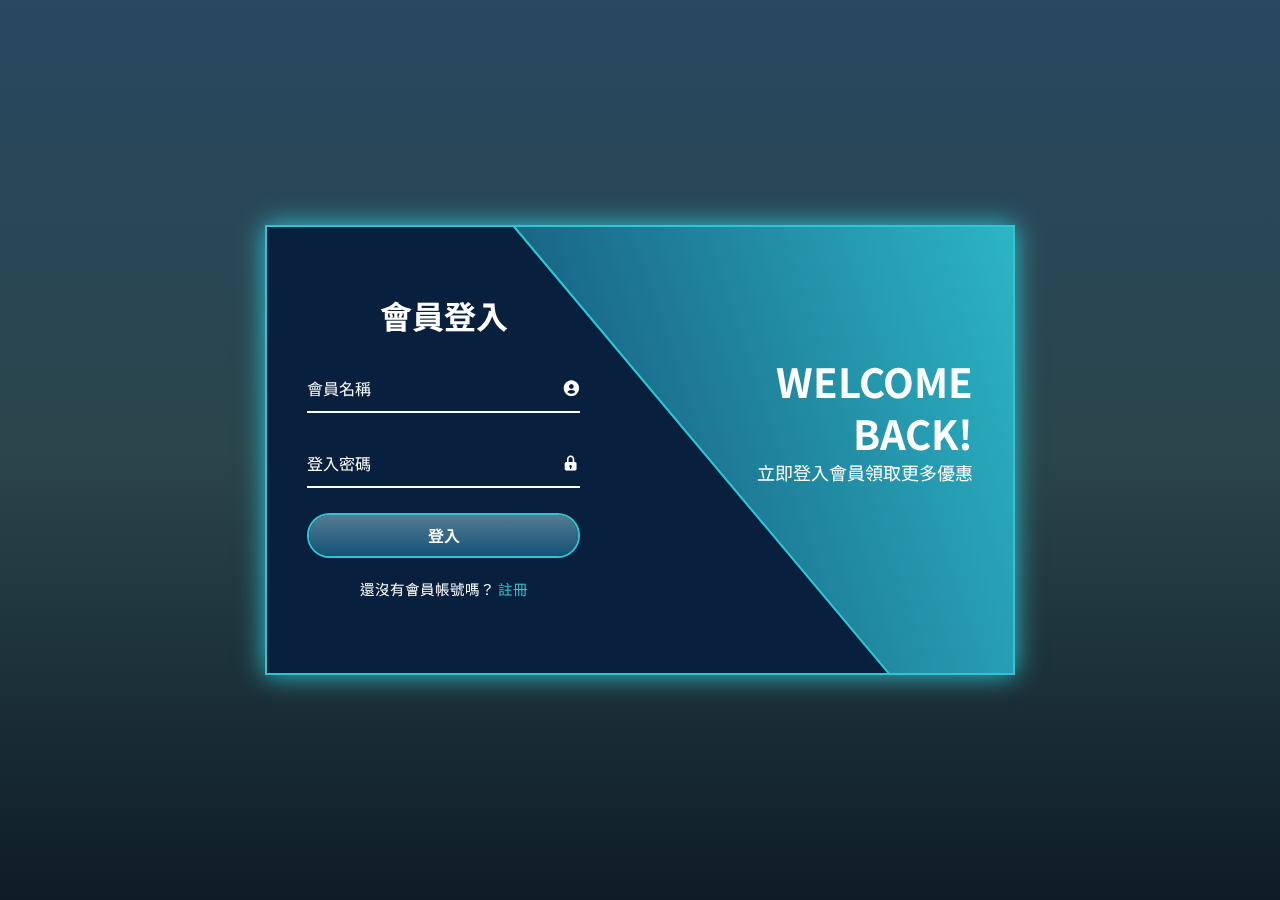
<file: LoginPage/index.html>
<!DOCTYPE html>
<html lang="en">

<head>
    <meta charset="UTF-8">
    <meta name="viewport" content="width=device-width, initial-scale=1.0">
    <title>Login</title>
    <link rel="stylesheet" href="style.css">
    <link href='https://unpkg.com/boxicons@2.1.4/css/boxicons.min.css' rel='stylesheet'>
</head>

<body>
    <section>
        <div class="container">
            <div class="wrapper">
                <span class="bg-animate"></span>
                <span class="bg-animate2"></span>
                <div class="form-box login">
                    <h2 class="animation" style="--i:0; --j:21;">會員登入</h2>
                    <form action="#">
                        <div class="input-box animation" style="--i:1; --j:22;">
                            <input type="text" required>
                            <label for="">會員名稱</label>
                            <i class='bx bxs-user-circle'></i>
                        </div>
                        <div class="input-box animation" style="--i:2; --j:22;">
                            <input type="password" required>
                            <label for="">登入密碼</label>
                            <i class='bx bxs-lock'></i>
                        </div>
                        <button type="submit" class="btn animation" style="--i:3; --j:24;">登入</button>
                        <div class="logreg-link animation" style="--i:4; --j:25;">
                            <p>還沒有會員帳號嗎？ <a href="#" class="register-link">註冊</a></p>
                        </div>
                    </form>
                </div>
                <div class="info-text login">
                    <h2 class="animation" style="--i:0; --j:20;">Welcome Back!</h2>
                    <p class="animation" style="--i:1; --j:21;">立即登入會員領取更多優惠</p>
                </div>

                <div class="form-box register">
                    <h2 class="animation" style="--i:17; --j:0;">註冊會員</h2>
                    <form action="#">
                        <div class="input-box animation" style="--i:18; --j:1;">
                            <input type="text" required>
                            <label for="">會員名稱</label>
                            <i class='bx bxs-user-circle'></i>
                        </div>
                        <div class="input-box animation" style="--i:19; --j:2;">
                            <input type="text" required>
                            <label for="">電子郵件</label>
                            <i class='bx bxs-envelope'></i>
                        </div>
                        <div class="input-box animation" style="--i:20; --j:3;">
                            <input type="password" required>
                            <label for="">登入密碼</label>
                            <i class='bx bxs-lock'></i>
                        </div>
                        <button type="submit" class="btn animation" style="--i:21; --j:4;">註冊</button>
                        <div class="logreg-link animation" style="--i:22; --j:5;">
                            <p>已經有會員帳號了？ <a href="#" class="login-link">登入</a></p>
                        </div>
                    </form>
                </div>
                <div class="info-text register">
                    <h2 class="animation" style="--i:17; --j:0;">Welcome Join Us!</h2>
                    <p class="animation" style="--i:18; --j:1;">註冊會員即享新戶專屬優惠</p>
                </div>
            </div>
        </div>
    </section>
    <script src="script.js"></script>
</body>

</html>
</file>
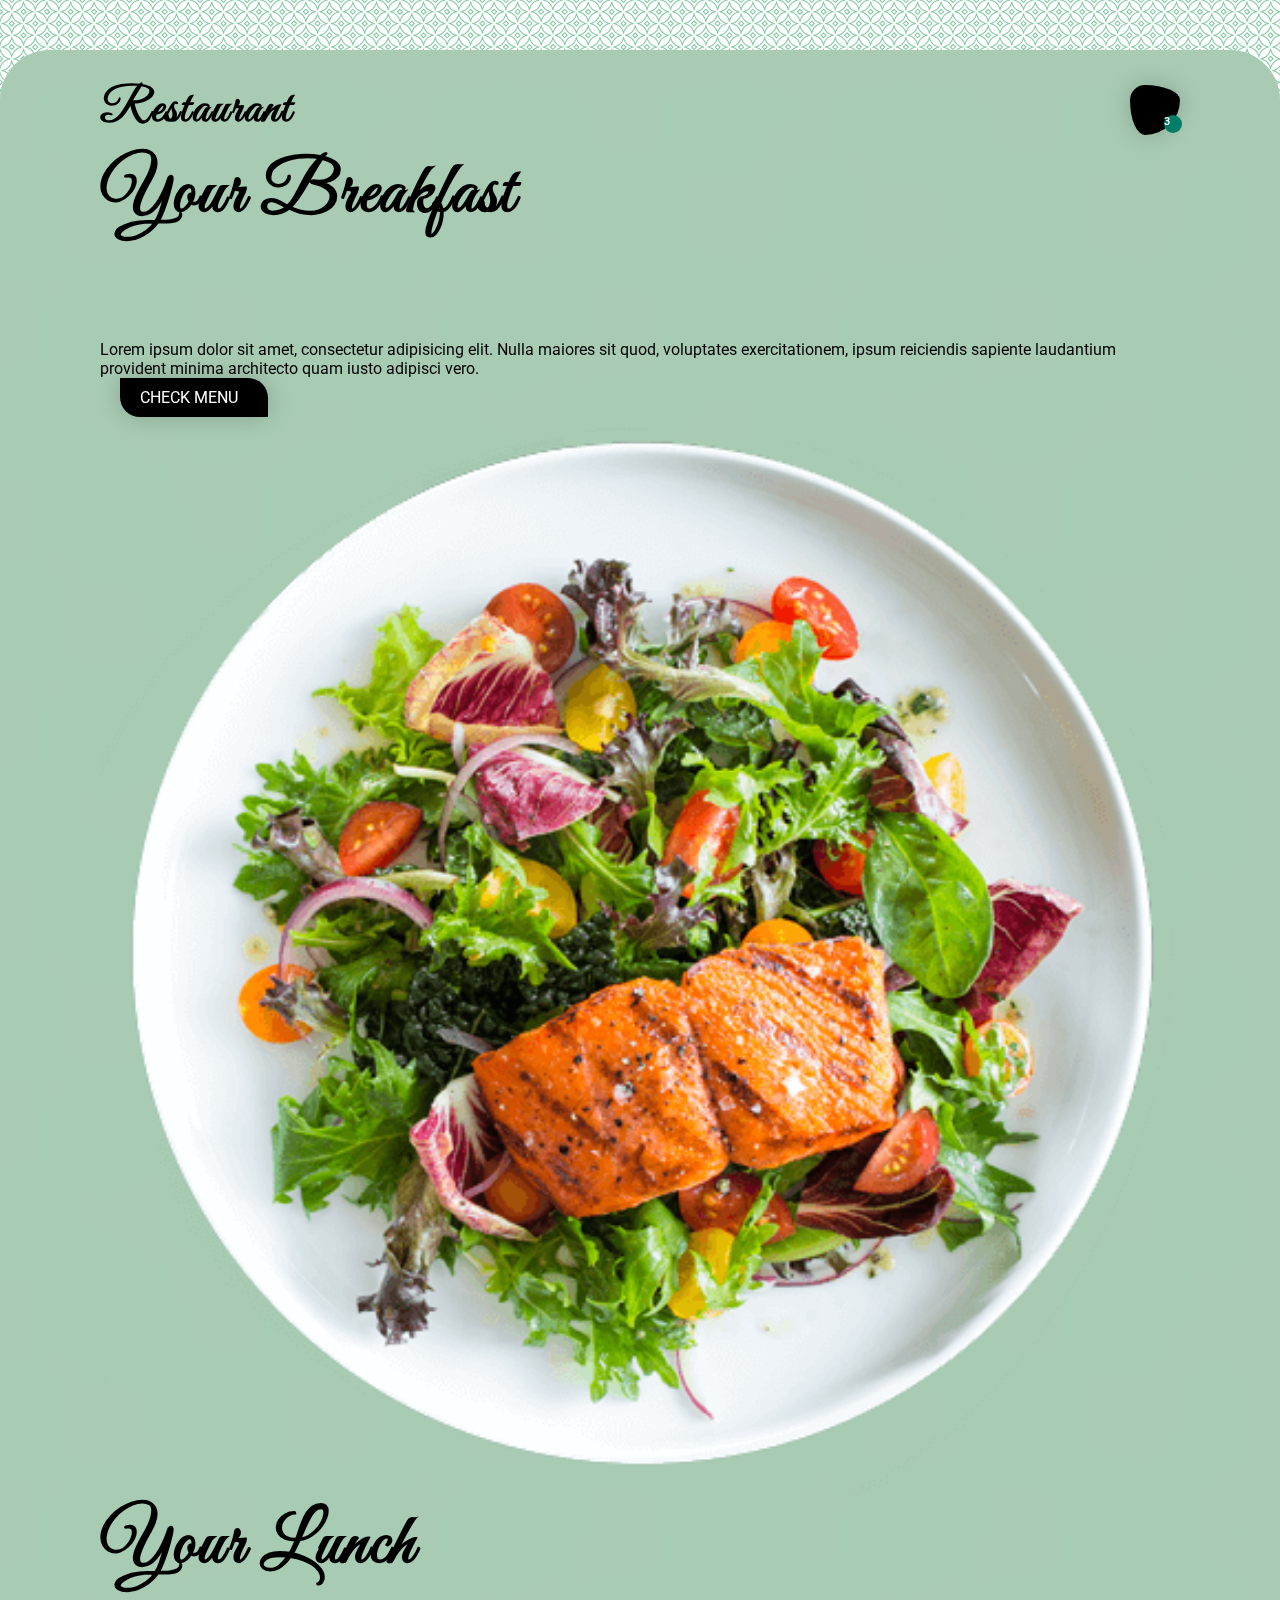
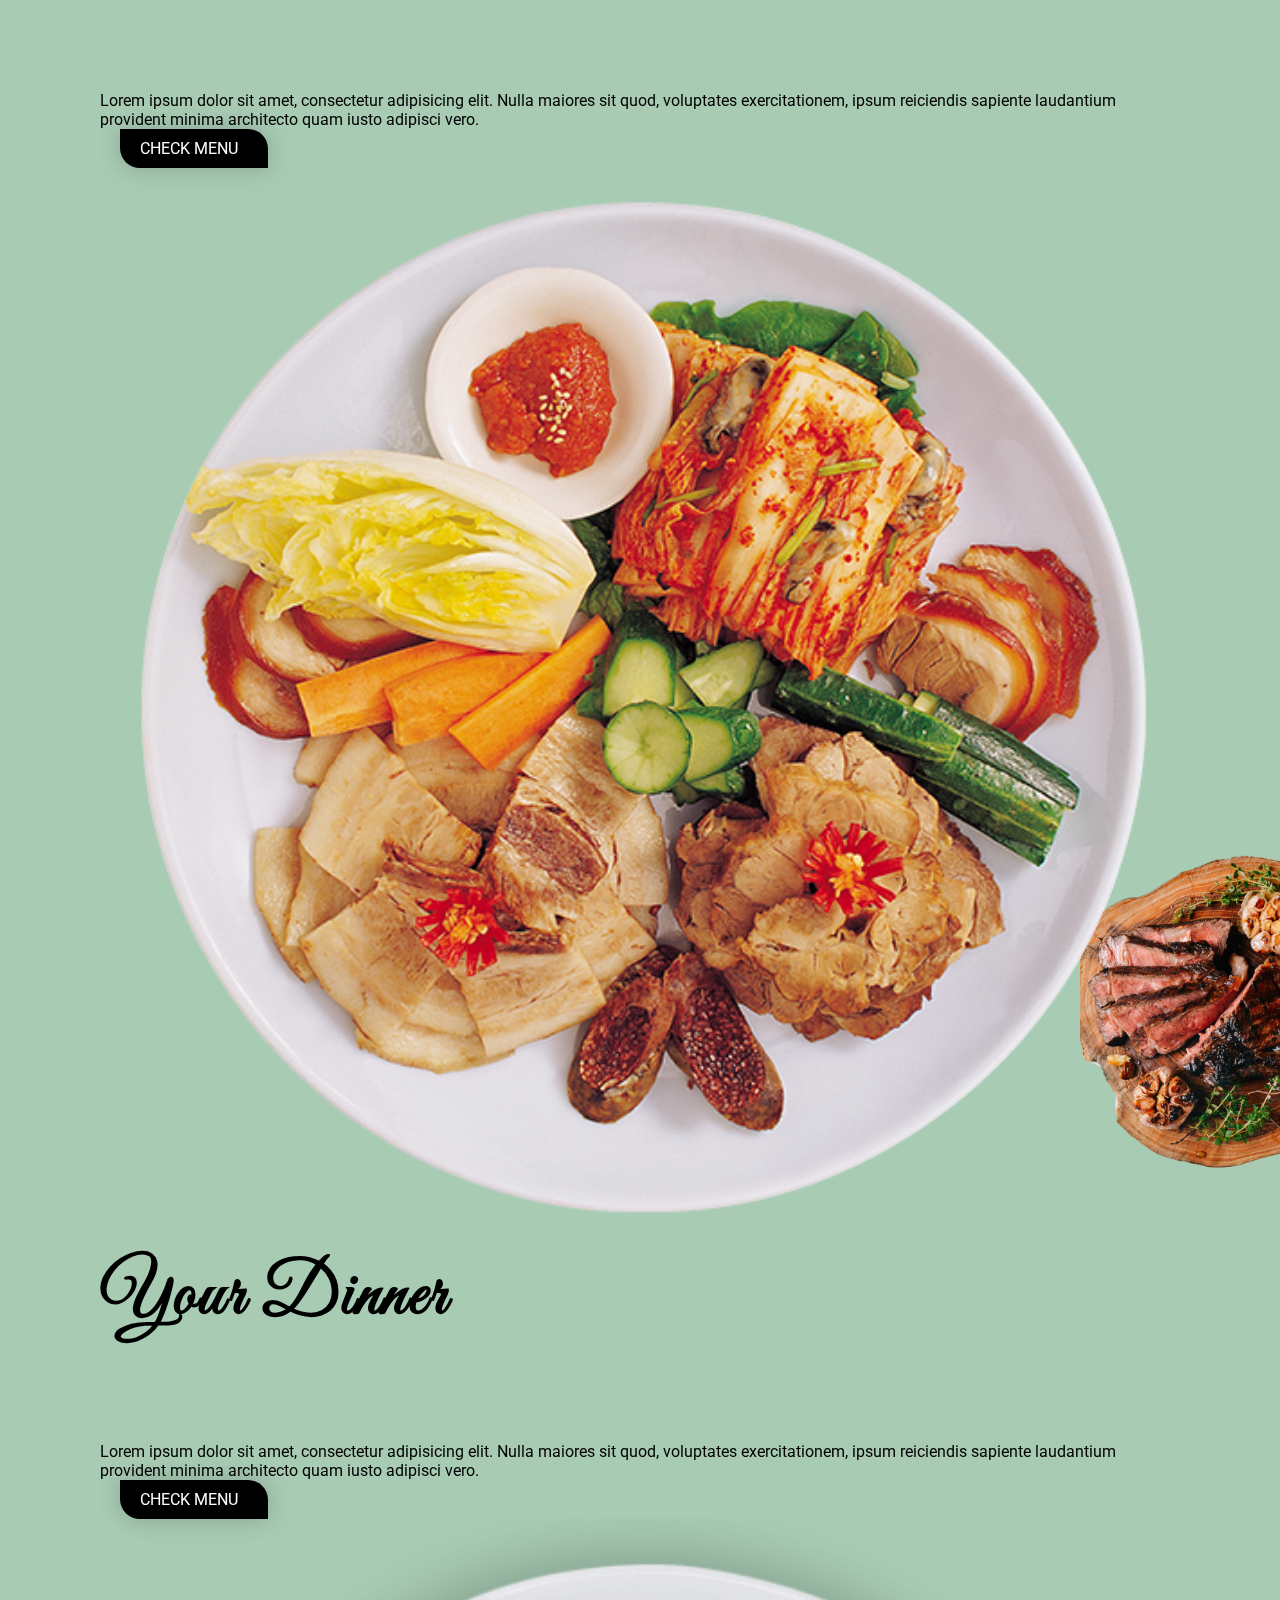
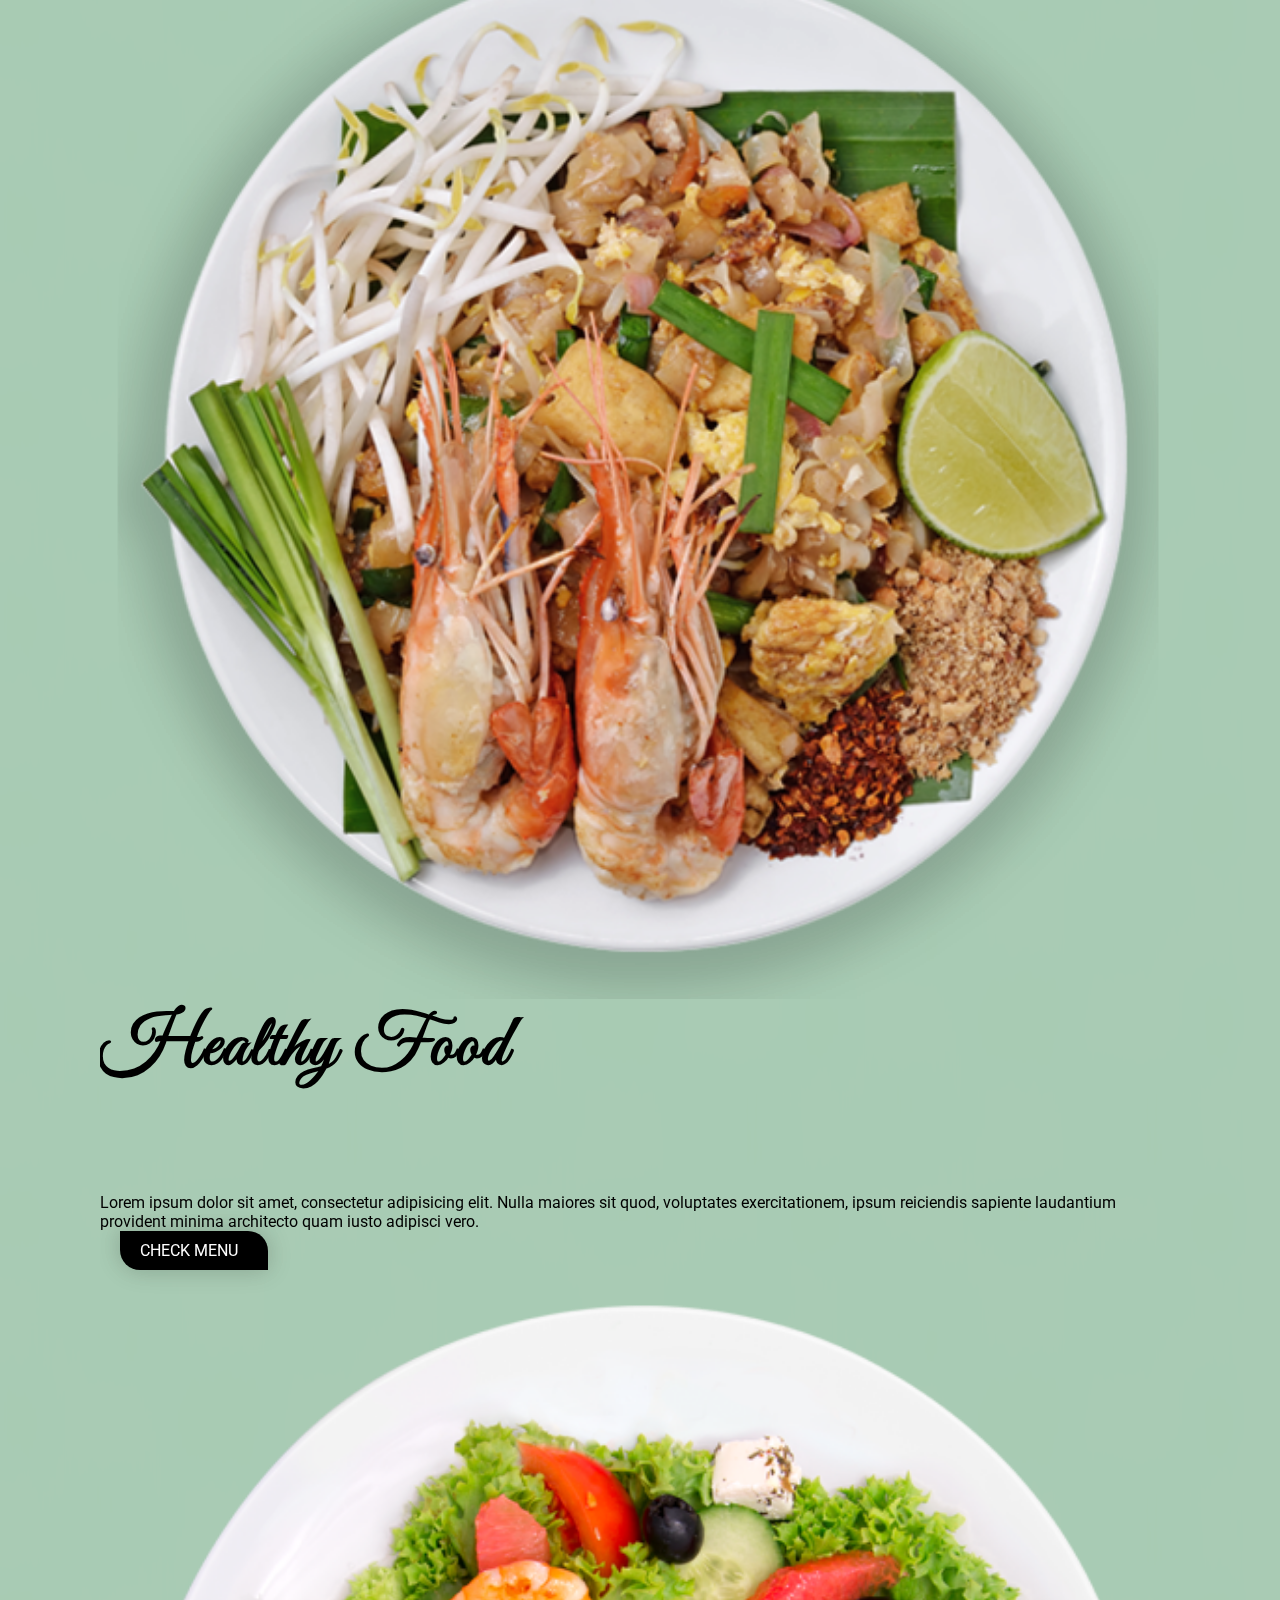
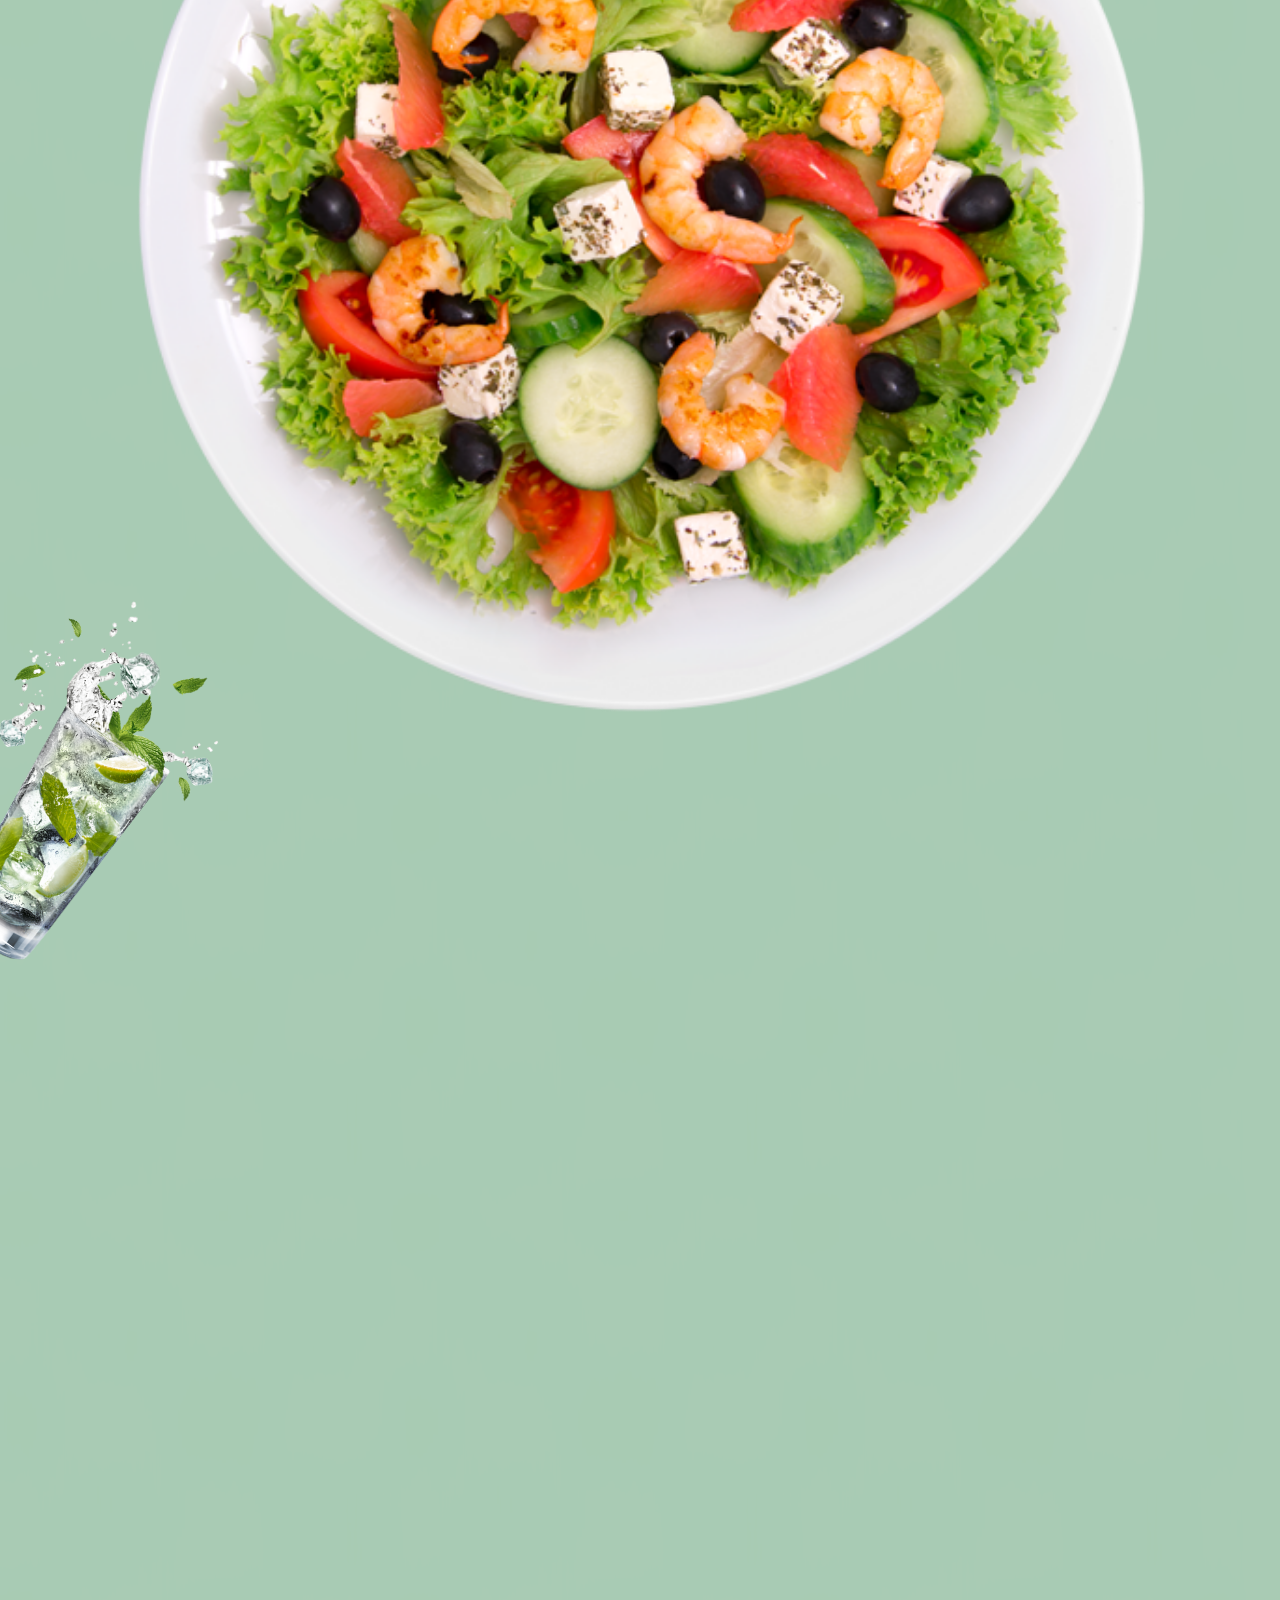
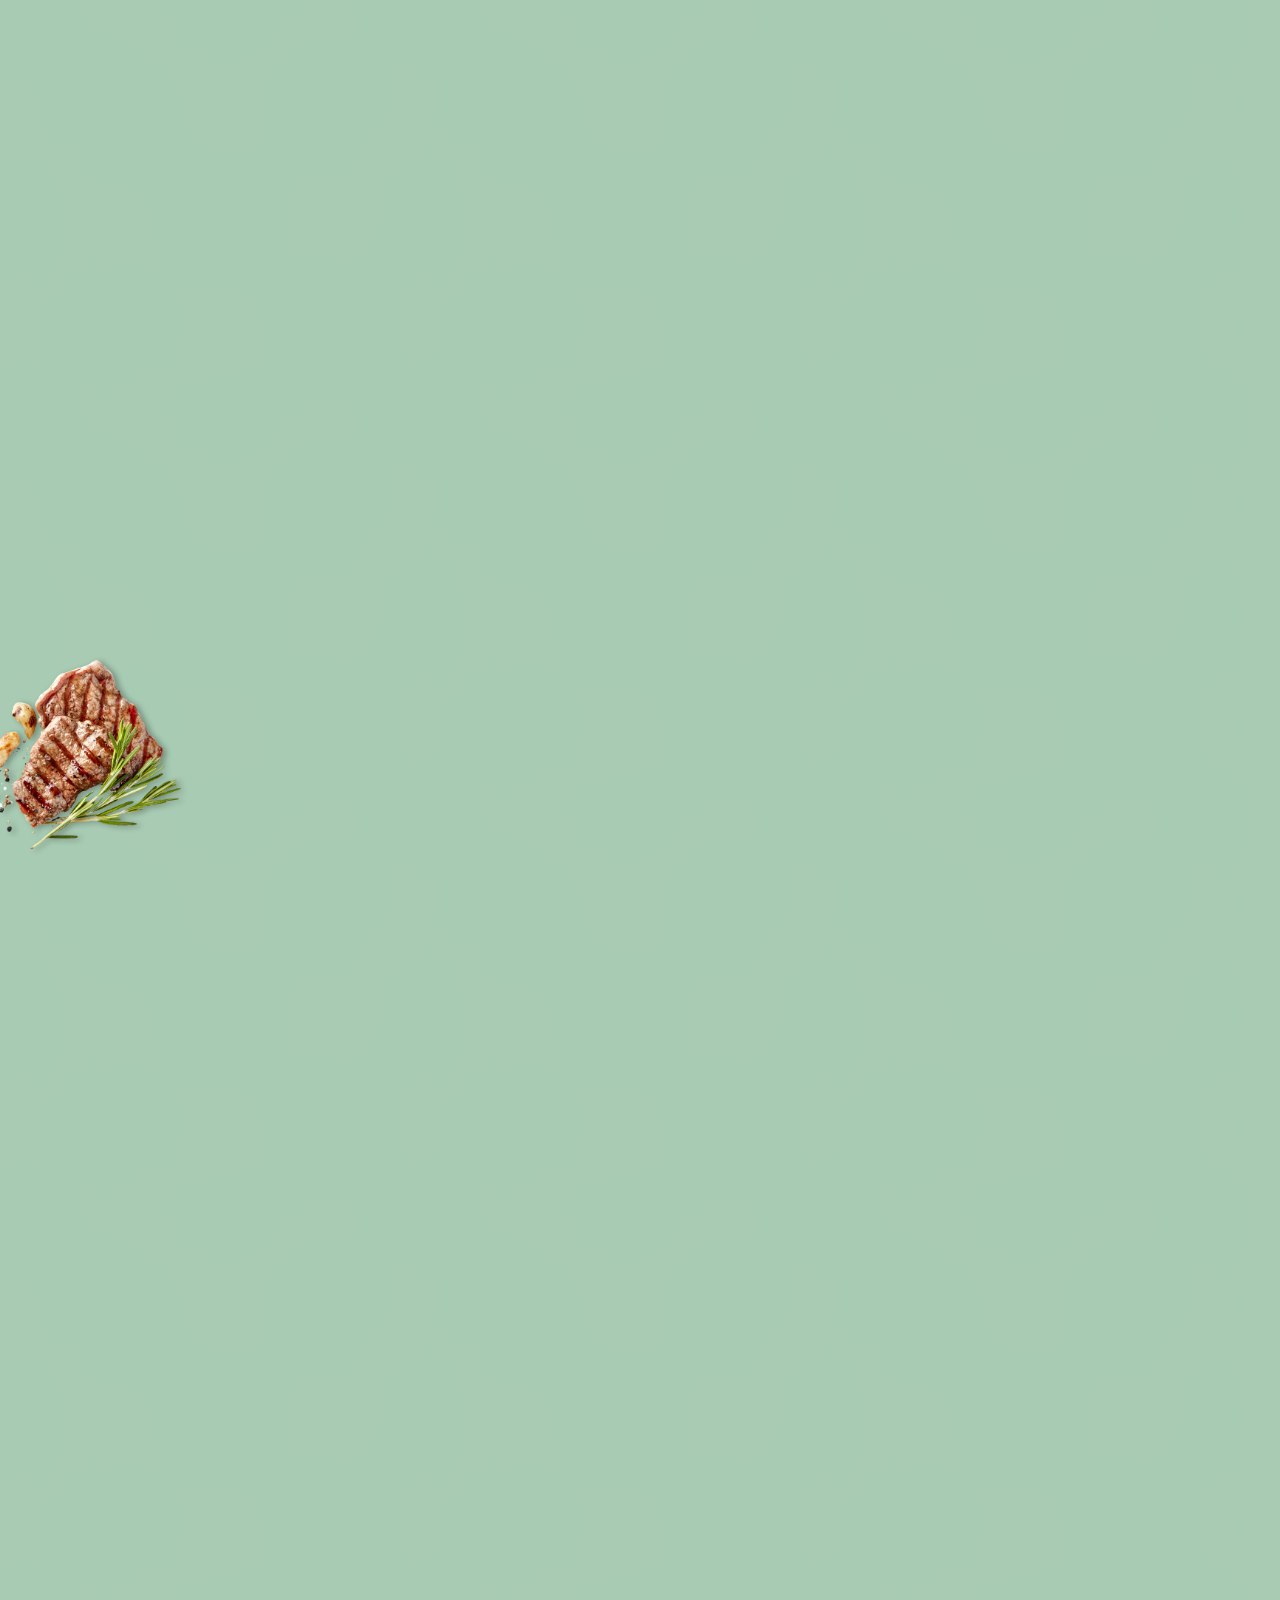
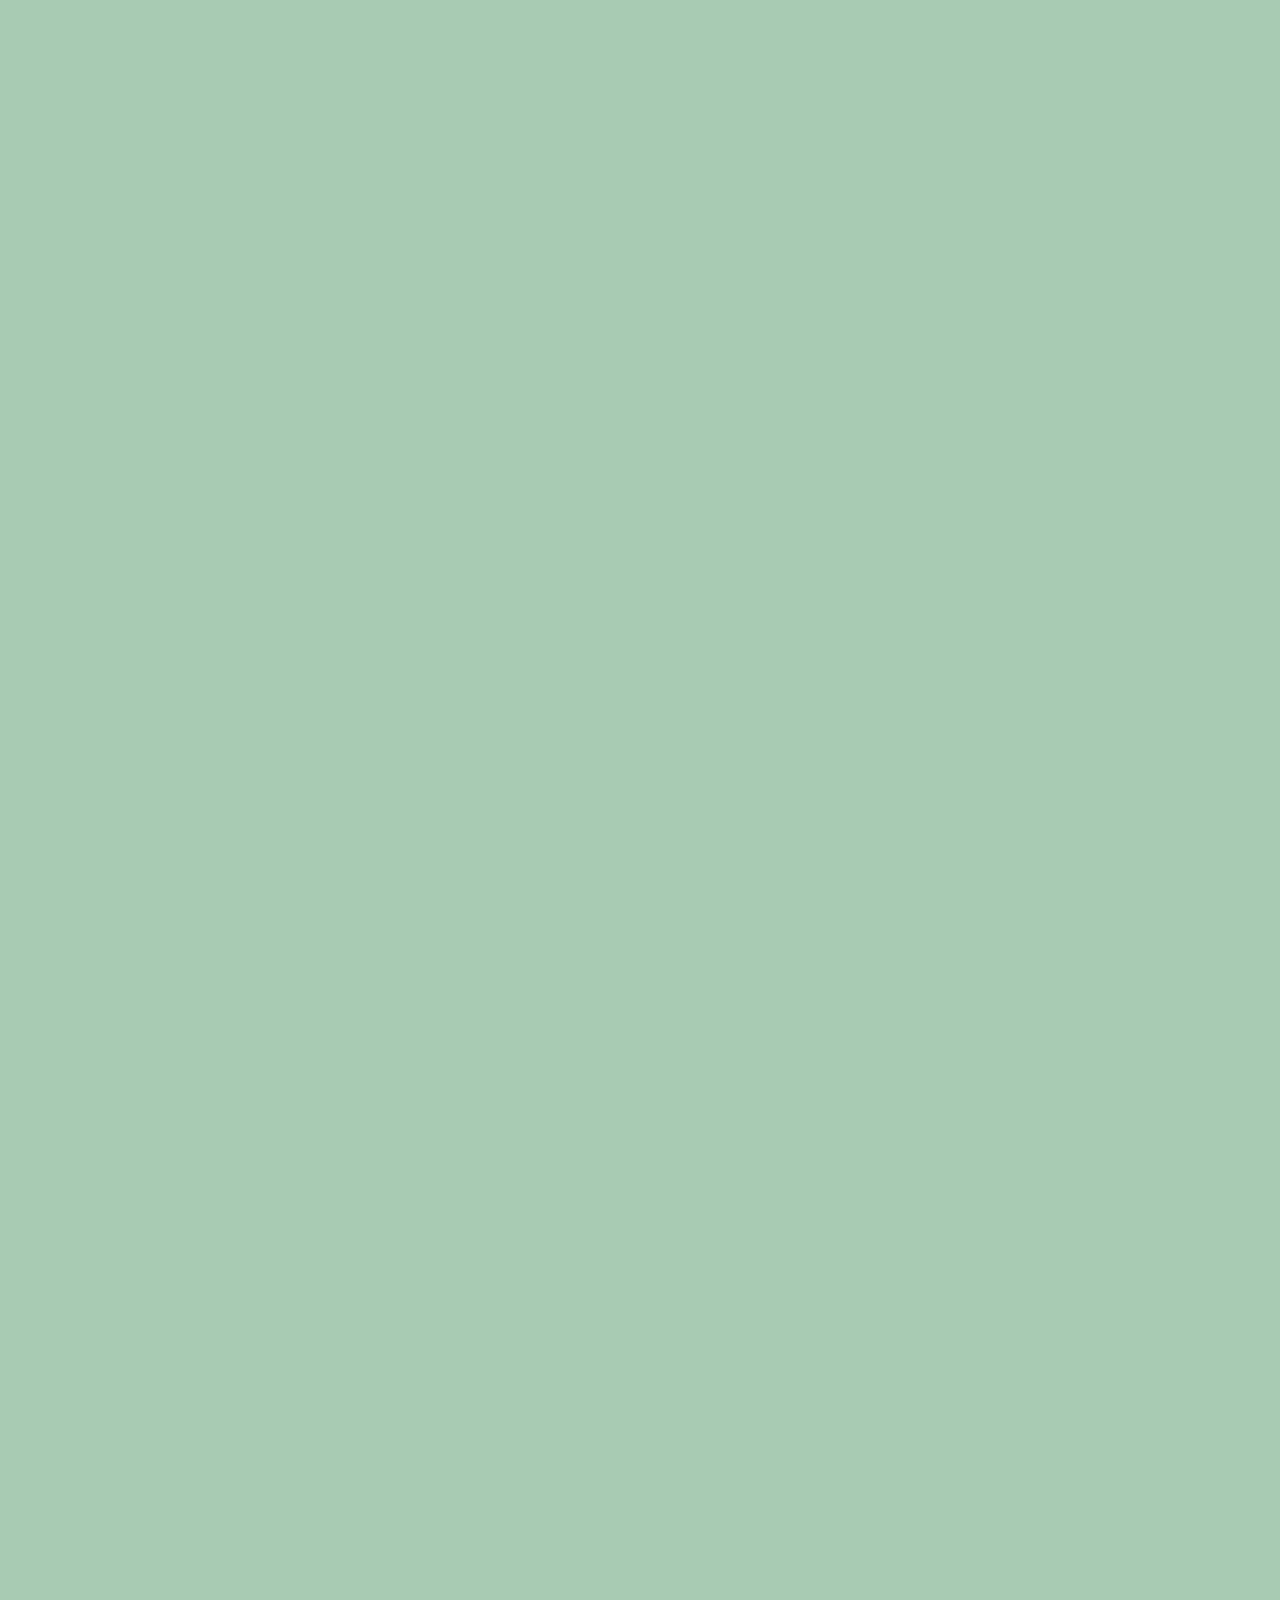
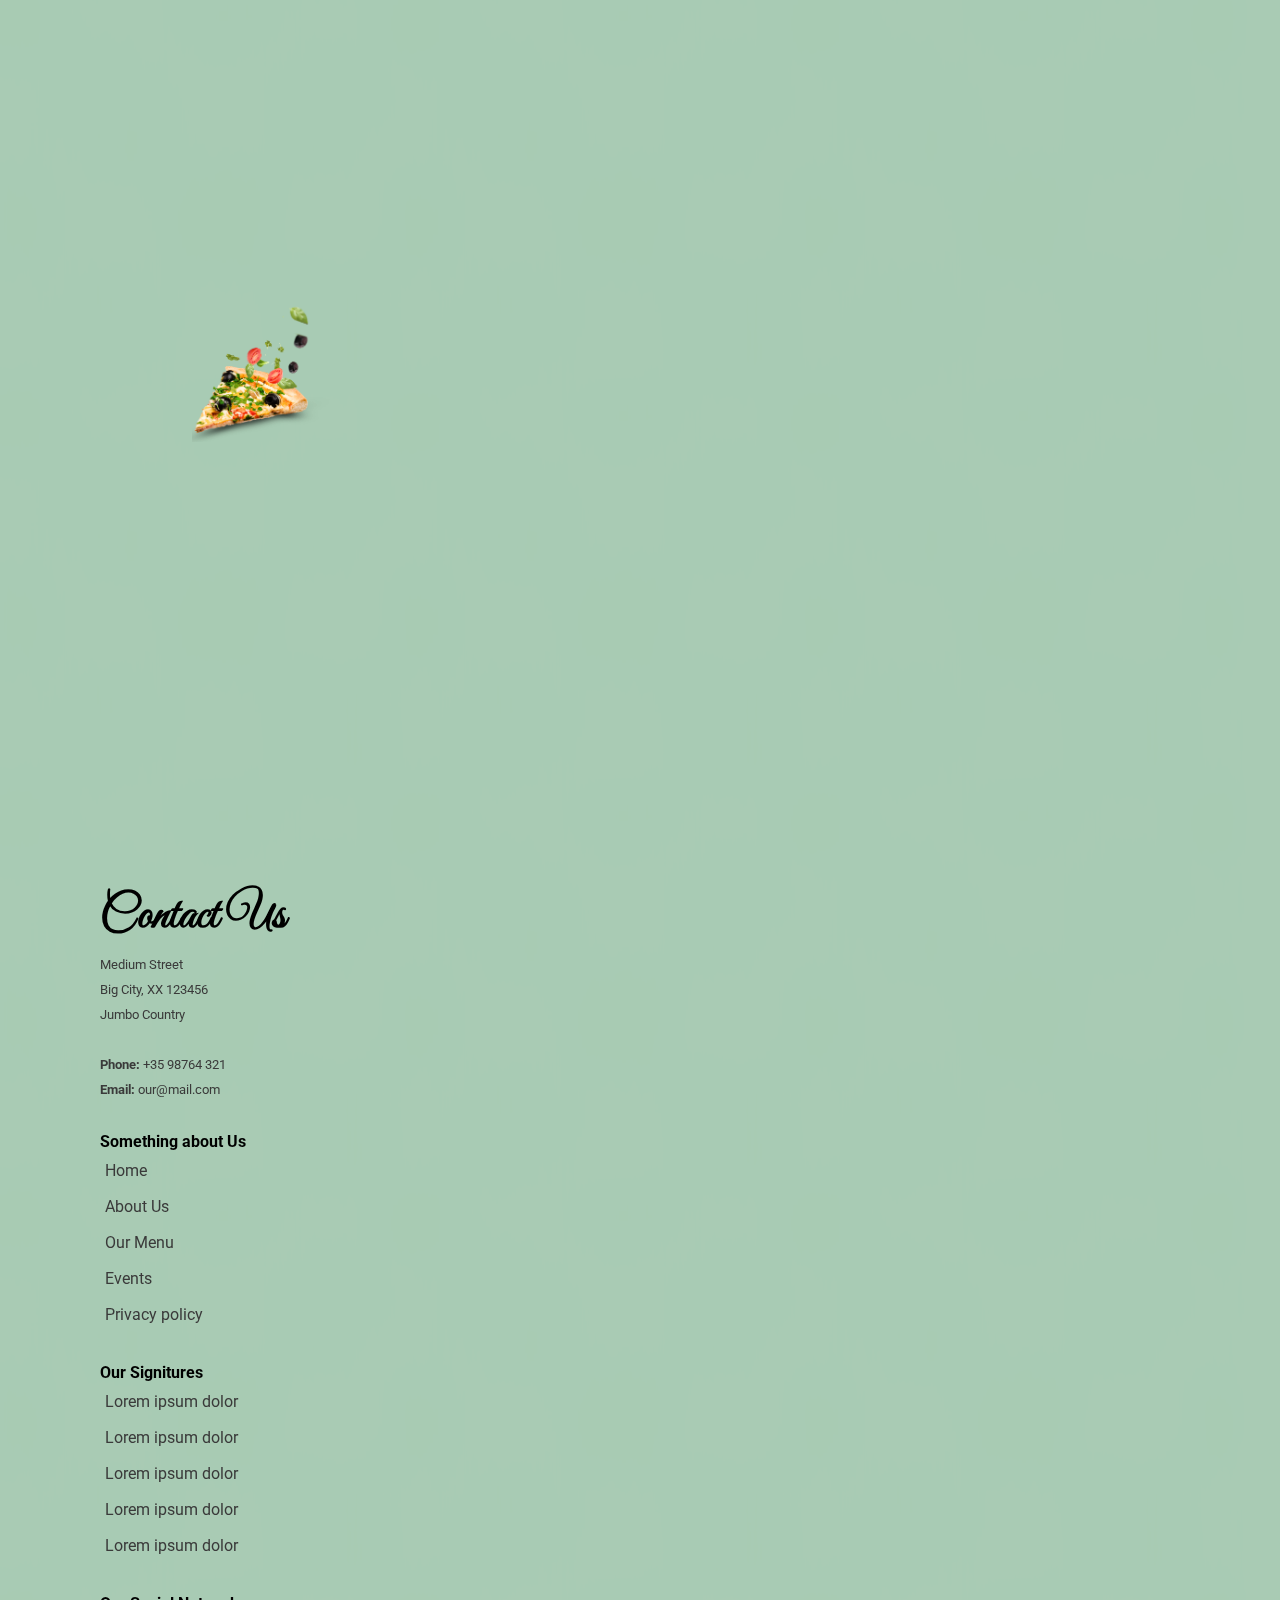
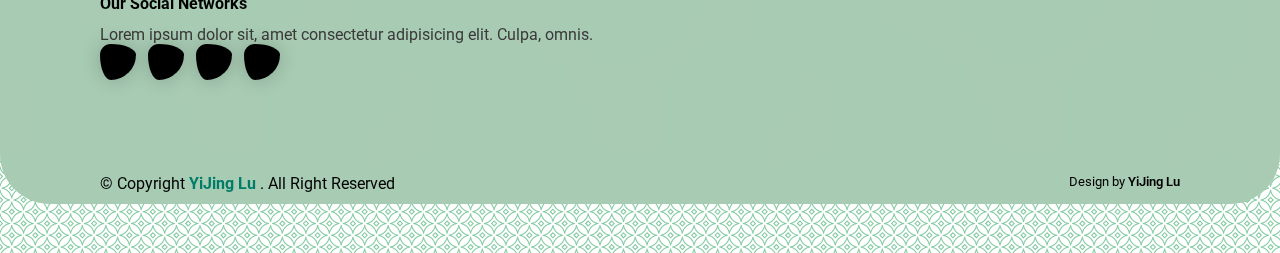
<file: RestoEC/index.html>
<!DOCTYPE html>
<html lang="en">

<head>
    <meta charset="UTF-8">
    <meta name="viewport" content="width=device-width, initial-scale=1.0">
    <link href="https://cdn.jsdelivr.net/npm/bootstrap@5.3.1/dist/css/bootstrap.min.css" rel="stylesheet"
        integrity="sha384-4bw+/aepP/YC94hEpVNVgiZdgIC5+VKNBQNGCHeKRQN+PtmoHDEXuppvnDJzQIu9" crossorigin="anonymous">
    <link rel="stylesheet" href="https://cdn.jsdelivr.net/npm/bootstrap-icons@1.10.2/font/bootstrap-icons.css"
        integrity="sha384-b6lVK+yci+bfDmaY1u0zE8YYJt0TZxLEAFyYSLHId4xoVvsrQu3INevFKo+Xir8e" crossorigin="anonymous">
    <link rel="stylesheet" href="https://cdn.jsdelivr.net/npm/swiper@10/swiper-bundle.min.css" />
    <link href="https://unpkg.com/aos@2.3.1/dist/aos.css" rel="stylesheet">

    <link rel="stylesheet" href="style.css">
    <title>Restaurant Ecommerce Website</title>
</head>

<body>
    <div class="container page">
        <!-- header section -->
        <header id="header">
            <a href="#" class="logo">Restaurant</a>
            <a data-aos="fade-down-left" data-aos-delay="100" href="#"
                class="cart d-flex justify-content-center align-items-center"><i class="bi bi-cart2"></i><span
                    class="number  d-flex justify-content-center align-items-center">3</span></a>
        </header>
        <!-- hero banner section -->
        <div class="banner container d-flex align-items-center">
            <!-- banner navigation -->
            <ul class="nav d-inline-flex justify-content-start">
                <li data-aos="fade-up"><a data-bs-target="#carouselIndicators" data-bs-slide-to="0" href="#"
                        class="nav-btn active"><i class="bi bi-sunrise"></i></a></li>
                <li data-aos="fade-up" data-aos-delay="100"><a data-bs-target="#carouselIndicators" data-bs-slide-to="1"
                        href="#" class="nav-btn"><i class="bi bi-sun"></i></a></li>
                <li data-aos="fade-up" data-aos-delay="200"><a data-bs-target="#carouselIndicators" data-bs-slide-to="2"
                        href="#" class="nav-btn"><i class="bi bi-sunset"></i></a></li>
                <li data-aos="fade-up" data-aos-delay="300"><a data-bs-target="#carouselIndicators" data-bs-slide-to="3"
                        href="#" class="nav-btn"><i class="bi bi-moon-stars"></i></a></li>
            </ul>
            <!-- banner carousel -->
            <div id="carouselIndicators" class="carousel slide">
                <div class="carousel-inner">
                    <div class="carousel-item active">
                        <div
                            class="row d-flex flex-xl-row flex-md-column-reverse align-items-center justify-content-between">
                            <div class="content col-xl-5 col-md-12">
                                <h1 data-aos="fade-down">Your Breakfast</h1>
                                <p data-aos="fade-right" data-aos-delay="300">Lorem ipsum dolor sit amet, consectetur
                                    adipisicing elit. Nulla maiores sit quod,
                                    voluptates
                                    exercitationem, ipsum reiciendis sapiente laudantium provident minima architecto
                                    quam iusto
                                    adipisci
                                    vero.</p>
                                <a data-aos="fade-right" data-aos-delay="300" href="#" class="page-btn">Check Menu <i
                                        class="bi bi-arrow-right"></i></a>
                            </div>
                            <div data-aos="zoom-in" data-aos-delay="300" class="food-image col-xl-7 col-md-12">
                                <img src="IMG/carousel1.png" alt="" class="img-fluid">
                            </div>
                        </div>
                    </div>
                    <div class="carousel-item">
                        <div
                            class="row d-flex flex-xl-row flex-md-column-reverse align-items-center justify-content-between">
                            <div class="content col-xl-5 col-md-12">
                                <h1>Your Lunch</h1>
                                <p>Lorem ipsum dolor sit amet, consectetur adipisicing elit. Nulla maiores sit quod,
                                    voluptates
                                    exercitationem, ipsum reiciendis sapiente laudantium provident minima architecto
                                    quam iusto
                                    adipisci
                                    vero.</p>
                                <a href="#" class="page-btn">Check Menu <i class="bi bi-arrow-right"></i></a>
                            </div>
                            <div class="food-image col-xl-7 col-md-12">
                                <img src="IMG/carousel2.png" alt="" class="img-fluid">
                            </div>
                        </div>
                    </div>
                    <div class="carousel-item">
                        <div
                            class="row d-flex flex-xl-row flex-md-column-reverse align-items-center justify-content-between">
                            <div class="content col-xl-5 col-md-12">
                                <h1>Your Dinner</h1>
                                <p>Lorem ipsum dolor sit amet, consectetur adipisicing elit. Nulla maiores sit quod,
                                    voluptates
                                    exercitationem, ipsum reiciendis sapiente laudantium provident minima architecto
                                    quam iusto
                                    adipisci
                                    vero.</p>
                                <a href="#" class="page-btn">Check Menu <i class="bi bi-arrow-right"></i></a>
                            </div>
                            <div class="food-image col-xl-7 col-md-12">
                                <img src="IMG/carousel3.png" alt="" class="img-fluid">
                            </div>
                        </div>
                    </div>
                    <div class="carousel-item">
                        <div
                            class="row d-flex flex-xl-row flex-md-column-reverse align-items-center justify-content-between">
                            <div class="content col-xl-5 col-md-12">
                                <h1>Healthy Food</h1>
                                <p>Lorem ipsum dolor sit amet, consectetur adipisicing elit. Nulla maiores sit quod,
                                    voluptates
                                    exercitationem, ipsum reiciendis sapiente laudantium provident minima architecto
                                    quam iusto
                                    adipisci
                                    vero.</p>
                                <a href="#" class="page-btn">Check Menu <i class="bi bi-arrow-right"></i></a>
                            </div>
                            <div class="food-image col-xl-7 col-md-12">
                                <img src="IMG/carousel4.png" alt="" class="img-fluid">
                            </div>
                        </div>
                    </div>
                </div>

            </div>
        </div>
        <!-- main section start-->
        <main class="container">
            <!-- first menu section -->
            <div class="menu-primary row">
                <!-- Slider main container -->
                <div class="swiper cardSwiper col-xl-6 col-md-12" data-aos="zoom-in">
                    <!-- Additional required wrapper -->
                    <div class="swiper-wrapper">
                        <!-- Slides -->
                        <div class="swiper-slide">
                            <div class="card">
                                <img src="IMG/card1.png" alt="" class="item-img">
                                <div class="item-content">
                                    <a href="#" class="like d-flex justify-content-center align-items-center">
                                        <i class="bi bi-heart"></i>
                                    </a>
                                    <h4>Lorem ipsum dolor</h4>
                                    <p>Lorem, ipsum dolor sit amet consectetur adipisicing elit. Placeat, sed!</p>
                                    <span class="price">$1,223</span>
                                    <a href="#" class="item-btn d-flex justify-content-center align-items-center"><i
                                            class="bi bi-cart-plus"></i></a>
                                </div>
                            </div>
                        </div>
                        <div class="swiper-slide">
                            <div class="card">
                                <img src="IMG/card2.png" alt="" class="item-img">
                                <div class="item-content">
                                    <a href="#" class="like d-flex justify-content-center align-items-center">
                                        <i class="bi bi-heart"></i>
                                    </a>
                                    <h4>Lorem ipsum dolor</h4>
                                    <p>Lorem, ipsum dolor sit amet consectetur adipisicing elit. Placeat, sed!</p>
                                    <span class="price">$1,223</span>
                                    <a href="#" class="item-btn d-flex justify-content-center align-items-center"><i
                                            class="bi bi-cart-plus"></i></a>
                                </div>
                            </div>
                        </div>
                        <div class="swiper-slide">
                            <div class="card">
                                <img src="IMG/carousel1.png" alt="" class="item-img">
                                <div class="item-content">
                                    <a href="#" class="like d-flex justify-content-center align-items-center">
                                        <i class="bi bi-heart"></i>
                                    </a>
                                    <h4>Lorem ipsum dolor</h4>
                                    <p>Lorem, ipsum dolor sit amet consectetur adipisicing elit. Placeat, sed!</p>
                                    <span class="price">$1,223</span>
                                    <a href="#" class="item-btn d-flex justify-content-center align-items-center"><i
                                            class="bi bi-cart-plus"></i></a>
                                </div>
                            </div>
                        </div>
                        <div class="swiper-slide">
                            <div class="card">
                                <img src="IMG/carousel2.png" alt="" class="item-img">
                                <div class="item-content">
                                    <a href="#" class="like d-flex justify-content-center align-items-center">
                                        <i class="bi bi-heart"></i>
                                    </a>
                                    <h4>Lorem ipsum dolor</h4>
                                    <p>Lorem, ipsum dolor sit amet consectetur adipisicing elit. Placeat, sed!</p>
                                    <span class="price">$1,223</span>
                                    <a href="#" class="item-btn d-flex justify-content-center align-items-center"><i
                                            class="bi bi-cart-plus"></i></a>
                                </div>
                            </div>
                        </div>
                    </div>
                </div>
                <div data-aos="fade-down" data-aos-delay="100"
                    class="description col-xl-6 col-md-12 d-flex flex-column justify-content-center align-items-center">
                    <h2>Lorem ipsum dolor</h2>
                    <h4>Lorem ipsum dolor sit amet consectetur</h4>
                    <p>Lorem ipsum dolor sit amet, consectetur adipisicing elit. Mollitia voluptatibus quis quae nihil
                        laborum reprehenderit nesciunt, asperiores minus minima repellendus assumenda eveniet adipisci.
                    </p>
                </div>
            </div>
            <!-- second menu section -->
            <div class="menu-second row">
                <div data-aos="fade-down" class="description col-xl-7 col-md-12">
                    <h2 class="text-start">Lorem ipsum dolor sit amet</h2>
                    <h4 class="text-start">Lorem ipsum dolor sit amet consectetur</h4>
                    <p class="text-start">Lorem ipsum dolor sit, amet consectetur adipisicing elit. Rerum voluptatum
                        explicabo consequuntur
                        esse suscipit? Obcaecati amet voluptatum consequuntur mollitia labore doloribus excepturi quidem
                        eveniet eum id? Quidem fugit repudiandae officia.</p>
                </div>
                <div data-aos="fade-up" data-aos-delay="100" class="menu-image col-xl-5 col-md-12">
                    <img class="img-fluid" src="IMG/meal1.png" alt="">
                    <a href="#" class="item-btn d-flex justify-content-center align-items-center"><i
                            class="bi bi-cart-plus"></i></a>
                </div>
            </div>
            <!-- third menu section -->
            <div class="menu-third row">
                <div data-aos="fade-right" data-aos-delay="100" class="col-xl-6 col-md-12">
                    <div class="booking">
                        <h2>Reservation</h2>
                        <form>
                            <div class="row">
                                <div class="form-group col-md-6">
                                    <label for="name">Your Name</label>
                                    <input type="text" name="name" class="form-control" required>
                                </div>
                                <div class="form-group col-md-6">
                                    <label for="name">Your Email</label>
                                    <input type="email" name="email" class="form-control" required>
                                </div>
                            </div>
                            <div class="form-group">
                                <label for="date">Bookind Date</label>
                                <input type="date" name="date" class="form-control" required>
                            </div>
                            <div class="form-group">
                                <label for="message">Write some message</label>
                                <textarea name="message" rows="6" class="form-control" required></textarea>
                                <div class="text-center">
                                    <button type="submit">Book Table Now</button>
                                </div>
                            </div>
                        </form>
                    </div>
                </div>
                <div data-aos="fade-left" data-aos-delay="300" class="col-xl-3 col-md-6">
                    <div class="card-second">
                        <a href="#" class="login"><i class="bi bi-box-arrow-in-down-right"></i></a>
                        <a href="#" class="menu"><i class="bi bi-three-dots-vertical"></i></a>
                        <img src="IMG/carousel3.png" alt="" class="item-img">
                        <span class="like d-flex justify-content-center align-items-center"><i
                                class="bi bi-heart"></i></span>
                        <div class="item-content">
                            <h4>Lorem ipsum dolor</h4>
                            <p>Lorem ipsum dolor sit amet consectetur adipisicing elit. Earum, voluptatum.</p>
                            <span class="price">$1,223</span>
                            <a href="#" class="item-btn d-flex justify-content-center align-items-center"><i
                                    class="bi bi-cart-plus"></i></a>
                        </div>
                    </div>
                </div>
                <div data-aos="fade-left" data-aos-delay="500" class="app-download col-xl-3 col-md-6 ">
                    <h2>Download Our App</h2>
                    <h4>Lorem ipsum dolor sit amet consectetur</h4>
                    <p>Lorem ipsum dolor sit amet consectetur, adipisicing elit. Numquam fugit maiores facilis, harum
                        necessitatibus sequi inventore ex voluptatum sit incidunt.</p>
                    <div class="download row">
                        <div class="col-6">
                            <img class="img-fluid" src="IMG/apple.png" alt="">
                        </div>
                        <div class="col-6">
                            <img class="img-fluid" src="IMG/google.png" alt="">
                        </div>
                    </div>
                </div>
            </div>
            <!-- coupon section -->
            <div data-aos="fade-up" data-aos-delay="100" class="coupon row">
                <div class="col-xl-9">
                    <h3>Would you like to get a discount coupon?</h3>
                </div>
                <div class="col-xl-3">
                    <a href="#" class="page-btn">
                        Get our coupon <i class="bi bi-arrow-right"></i>
                    </a>
                </div>
            </div>
            <div data-aos="fade-up" data-aos-delay="200" class="coupon-content row">
                <p>Lorem ipsum, dolor sit amet consectetur adipisicing elit. Illo esse architecto quam dolore sed
                    commodi illum in provident repellendus velit reiciendis ad eum sunt optio eveniet molestias nemo,
                    fugiat perferendis doloribus minima rem, dicta alias doloremque. Quaerat et hic earum.</p>
            </div>
        </main>
        <!-- main section end-->
        <!-- footer section -->
        <footer id="footer">
            <div class="footer-top">
                <div class="container">
                    <div class="row">
                        <div class="footer-contact col-lg-3 col-md-6">
                            <h3>Contact Us</h3>
                            <p>
                                Medium Street <br>
                                Big City, XX 123456 <br>
                                Jumbo Country <br><br>
                                <strong>Phone:</strong> +35 98764 321 <br>
                                <strong>Email:</strong> our@mail.com <br>
                            </p>
                        </div>
                        <div class="footer-links col-lg-3 col-md-6">
                            <h4>Something about Us</h4>
                            <ul>
                                <li><i class="bi bi-chevron-double-right"></i><a href="#">Home</a></li>
                                <li><i class="bi bi-chevron-double-right"></i><a href="#">About Us</a></li>
                                <li><i class="bi bi-chevron-double-right"></i><a href="#">Our Menu</a></li>
                                <li><i class="bi bi-chevron-double-right"></i><a href="#">Events</a></li>
                                <li><i class="bi bi-chevron-double-right"></i><a href="#">Privacy policy</a></li>
                            </ul>
                        </div>
                        <div class="footer-links col-lg-3 col-md-6">
                            <h4>Our Signitures</h4>
                            <ul>
                                <li><i class="bi bi-chevron-double-right"></i><a href="#">Lorem ipsum dolor</a></li>
                                <li><i class="bi bi-chevron-double-right"></i><a href="#">Lorem ipsum dolor</a></li>
                                <li><i class="bi bi-chevron-double-right"></i><a href="#">Lorem ipsum dolor</a></li>
                                <li><i class="bi bi-chevron-double-right"></i><a href="#">Lorem ipsum dolor</a></li>
                                <li><i class="bi bi-chevron-double-right"></i><a href="#">Lorem ipsum dolor</a></li>
                            </ul>
                        </div>
                        <div class="footer-links col-lg-3 col-md-6">
                            <h4>Our Social Networks</h4>
                            <p>Lorem ipsum dolor sit, amet consectetur adipisicing elit. Culpa, omnis.</p>
                            <div class="social-links mt-3">
                                <a href="#"><i class="bi bi-facebook"></i></a>
                                <a href="#"><i class="bi bi-twitter"></i></a>
                                <a href="#"><i class="bi bi-instagram"></i></a>
                                <a href="#"><i class="bi bi-youtube"></i></a>
                            </div>
                        </div>
                    </div>
                </div>
            </div>
            <div class="container footer-bottom clearfix">
                <div class="copyright">
                    &copy; Copyright <strong><span>YiJing Lu</span></strong>
                    . All Right Reserved
                </div>
                <div class="credits">
                    Design by <a href="#">YiJing Lu</a>
                </div>
            </div>
        </footer>
    </div>
    <!-- back to top button -->
    <a class="back-to-top active d-flex justify-content-center align-items-center" onclick="scrollToTop();"><i
            class="bi bi-arrow-up-short"></i></a>
    <script src="https://cdn.jsdelivr.net/npm/bootstrap@5.3.1/dist/js/bootstrap.bundle.min.js"
        integrity="sha384-HwwvtgBNo3bZJJLYd8oVXjrBZt8cqVSpeBNS5n7C8IVInixGAoxmnlMuBnhbgrkm"
        crossorigin="anonymous"></script>
    <script src="https://cdn.jsdelivr.net/npm/swiper@10/swiper-bundle.min.js"></script>
    <script src="https://unpkg.com/aos@2.3.1/dist/aos.js"></script>
    <script src="script.js"></script>
</body>

</html>
</file>
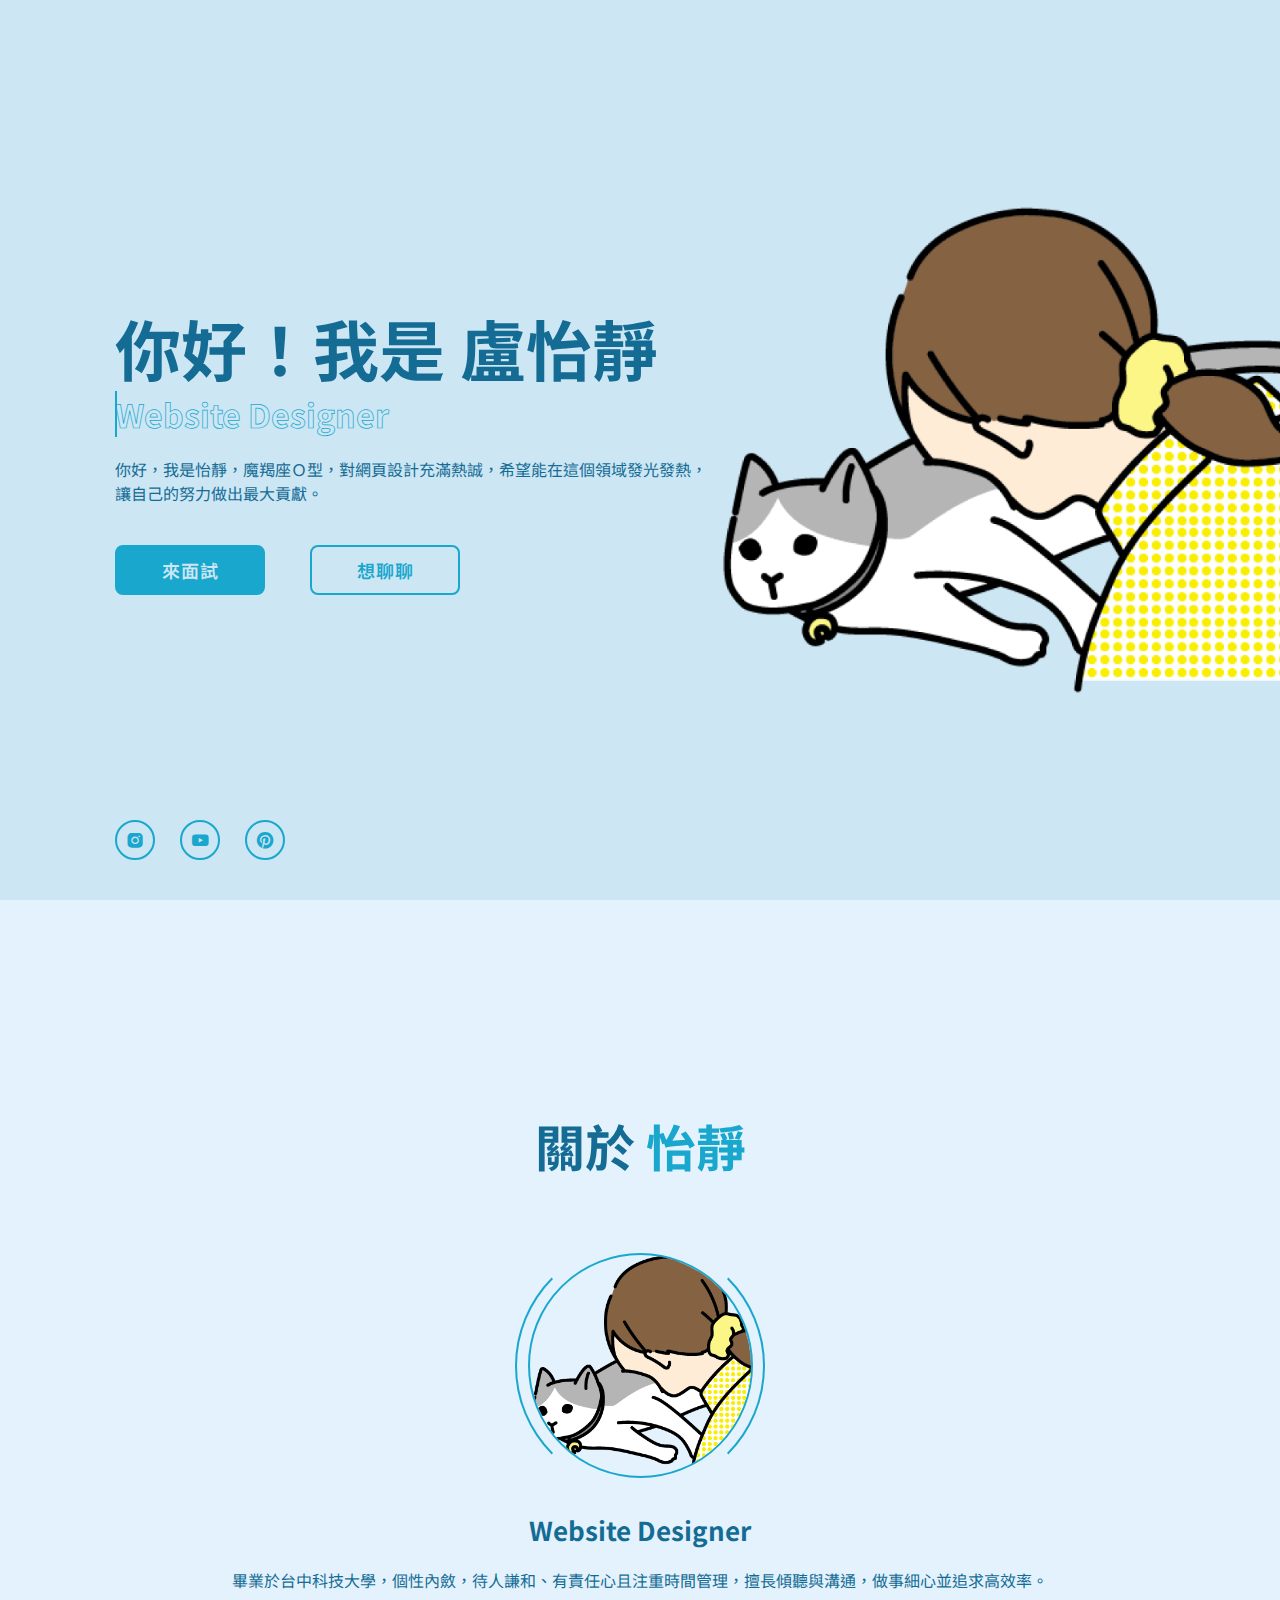
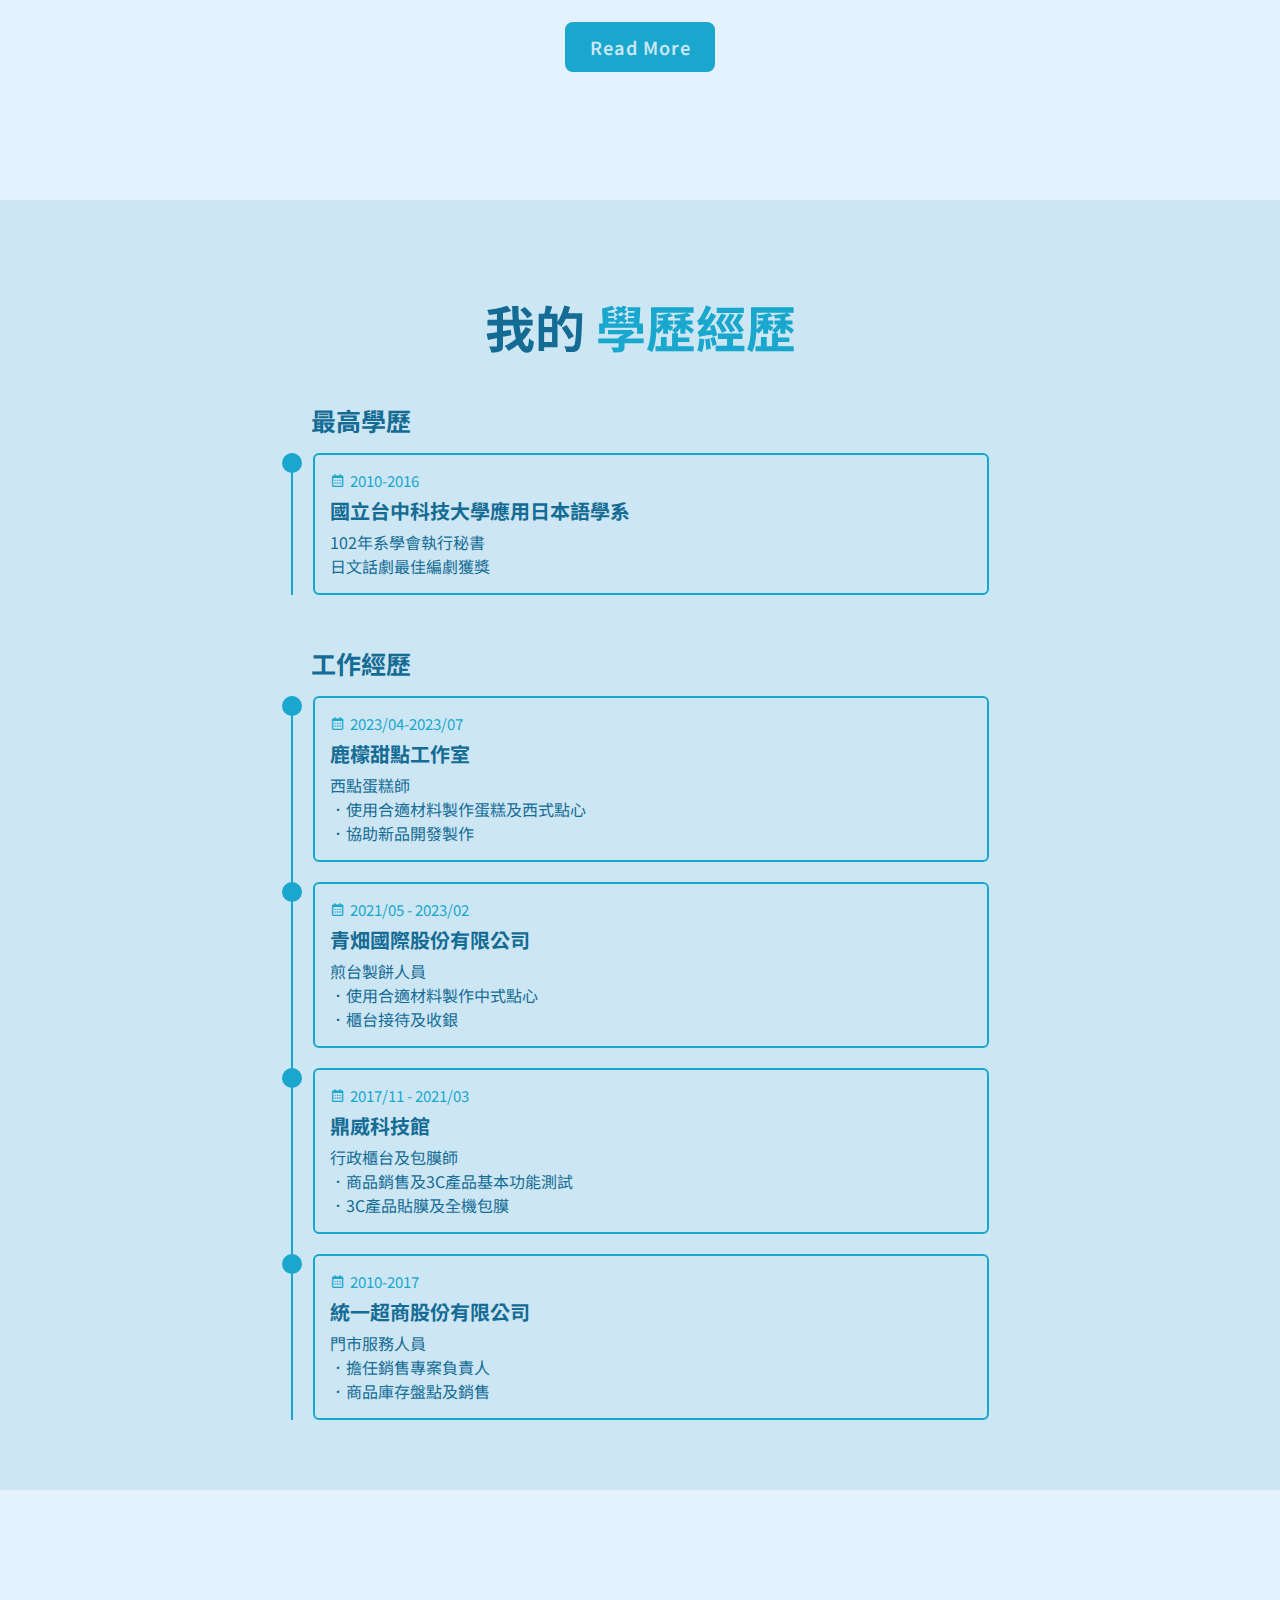
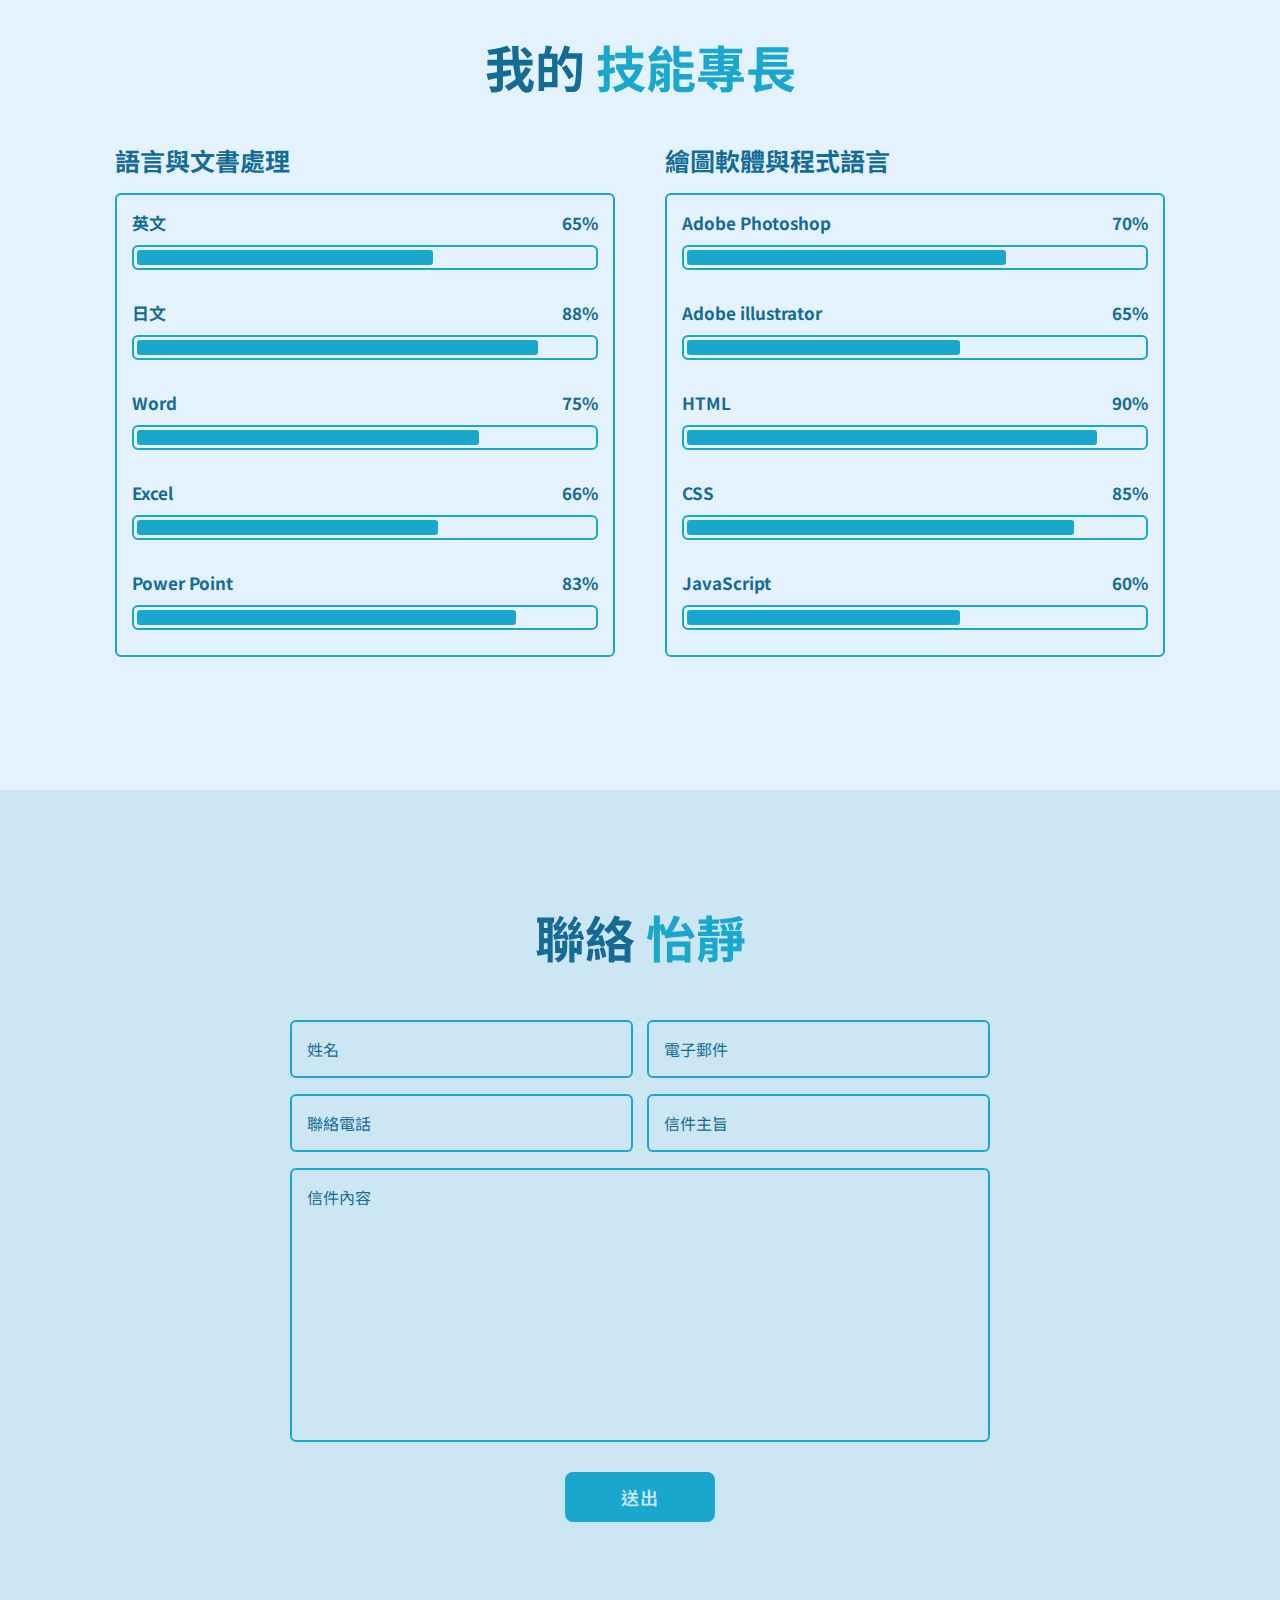
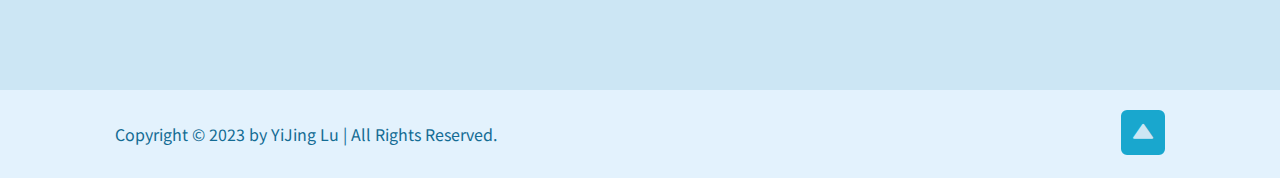
<file: Portfolio/YiJing's Profile.html>
<!DOCTYPE html>
<html lang="en">

<head>
    <meta charset="UTF-8">
    <meta name="viewport" content="width=device-width, initial-scale=1.0">
    <title>YiJing's Profile</title>
    <!--stylesheet-->
    <link rel="stylesheet" href="style.css">
    <!--JQuery-->
    <script src="https://code.jquery.com/jquery-3.4.1.min.js"></script>
    <!--Boxicons-->
    <link href='https://unpkg.com/boxicons@2.1.4/css/boxicons.min.css' rel='stylesheet'>

</head>

<body>
    <!--Header-->
    <header class="header">
        <a href="#" class="logo">YIJING. <span class="animate" style="--i:1;"></span></a>

        <div class="bx bx-menu" id="menu-icon"><span class="animate" style="--i:2;"></span></div>

        <nav class="navbar">
            <a href="#home" class="active">首頁</a>
            <a href="#about">關於怡靜</a>
            <a href="#education">學歷經歷</a>
            <a href="#skills">技能專長</a>
            <a href="#contact">聯絡怡靜</a>
            <span class="active-nav"></span>
            <span class="animate" style="--i:2;"></span>
        </nav>

    </header>

    <!--Home section-->
    <section id="home" class="home show-animate">
        <div class="home-content">
            <h1>你好！我是 <span>盧怡靜</span></h1>
            <div class="text-animate">
                <h3>Website Designer</h3>
            </div>
            <p>你好，我是怡靜，魔羯座Ｏ型，對網頁設計充滿熱誠，希望能在這個領域發光發熱，讓自己的努力做出最大貢獻。</p>
            <div class="btn-box">
                <a href="#" class="btn">來面試</a>
                <a href="#" class="btn">想聊聊</a>
            </div>
        </div>
        <div class="home-sci">
            <a href="#"><i class='bx bxl-instagram-alt'></i></a>
            <a href="#"><i class='bx bxl-youtube'></i></a>
            <a href="#"><i class='bx bxl-pinterest'></i></a>
        </div>
        <div class="home-imgHover"></div>
    </section>
    <!--About section-->
    <section id="about" class="about">
        <h2 class="heading">關於 <span>怡靜</span></h2>
        <div class="about-img">
            <img src="img/about.png" alt="">
            <span class="circle-spin"></span>
        </div>
        <div class="about-content">
            <h3>Website Designer</h3>
            <p>畢業於台中科技大學，個性內斂，待人謙和、有責任心且注重時間管理，擅長傾聽與溝通，做事細心並追求高效率。</p>
            <div class="btn-box btns">
                <a href="#" class="btn">Read More</a>
            </div>
        </div>
    </section>
    <!--Education section-->
    <section id="education" class="education">
        <h2 class="heading">我的 <span>學歷經歷</span></h2>

        <div class="education-row">
            <div class="education-column">
                <h3 class="title">最高學歷</h3>

                <div class="education-box">
                    <div class="education-content">
                        <div class="content">
                            <div class="year"><i class='bx bx-calendar'></i>2010-2016</div>
                            <h3>國立台中科技大學應用日本語學系</h3>
                            <p>102年系學會執行秘書<br>日文話劇最佳編劇獲獎</p>
                        </div>
                    </div>
                </div>
            </div>
            <div class="education-column">
                <h3 class="title">工作經歷</h3>

                <div class="education-box">
                    <div class="education-content">
                        <div class="content">
                            <div class="year"><i class='bx bx-calendar'></i>2023/04-2023/07</div>
                            <h3>鹿檬甜點工作室</h3>
                            <p>西點蛋糕師<br>．使用合適材料製作蛋糕及西式點心<br>．協助新品開發製作<br></p>
                        </div>
                    </div>
                    <div class="education-content">
                        <div class="content">
                            <div class="year"><i class='bx bx-calendar'></i>2021/05 - 2023/02</div>
                            <h3>青畑國際股份有限公司</h3>
                            <p>煎台製餅人員<br>．使用合適材料製作中式點心<br>．櫃台接待及收銀</p>
                        </div>
                    </div>
                    <div class="education-content">
                        <div class="content">
                            <div class="year"><i class='bx bx-calendar'></i>2017/11 - 2021/03</div>
                            <h3>鼎威科技館</h3>
                            <p>行政櫃台及包膜師<br>．商品銷售及3C產品基本功能測試<br>．3C產品貼膜及全機包膜</p>
                        </div>
                    </div>
                    <div class="education-content">
                        <div class="content">
                            <div class="year"><i class='bx bx-calendar'></i>2010-2017</div>
                            <h3>統一超商股份有限公司</h3>
                            <p>門市服務人員<br>．擔任銷售專案負責人<br>．商品庫存盤點及銷售</p>
                        </div>
                    </div>
                </div>
            </div>
        </div>
    </section>
    <!--Skills section-->
    <section id="skills" class="skills">
        <h2 class="heading">我的 <span>技能專長</span></h2>

        <div class="skills-row">
            <div class="skills-column">
                <h3 class="title">語言與文書處理</h3>

                <div class="skills-box">
                    <div class="skills-content">
                        <div class="progress">
                            <h3>英文 <span>65%</span></h3>
                            <div class="bar"><span></span></div>
                        </div>
                        <div class="progress">
                            <h3>日文 <span>88%</span></h3>
                            <div class="bar"><span></span></div>
                        </div>
                        <div class="progress">
                            <h3>Word <span>75%</span></h3>
                            <div class="bar"><span></span></div>
                        </div>
                        <div class="progress">
                            <h3>Excel <span>66%</span></h3>
                            <div class="bar"><span></span></div>
                        </div>
                        <div class="progress">
                            <h3>Power Point <span>83%</span></h3>
                            <div class="bar"><span></span></div>
                        </div>
                    </div>
                </div>
            </div>
            <div class="skills-column">
                <h3 class="title">繪圖軟體與程式語言</h3>

                <div class="skills-box">
                    <div class="skills-content">
                        <div class="progress">
                            <h3>Adobe Photoshop <span>70%</span></h3>
                            <div class="bar"><span></span></div>
                        </div>
                        <div class="progress">
                            <h3>Adobe illustrator <span>65%</span></h3>
                            <div class="bar"><span></span></div>
                        </div>
                        <div class="progress">
                            <h3>HTML <span>90%</span></h3>
                            <div class="bar"><span></span></div>
                        </div>
                        <div class="progress">
                            <h3>CSS <span>85%</span></h3>
                            <div class="bar"><span></span></div>
                        </div>
                        <div class="progress">
                            <h3>JavaScript <span>60%</span></h3>
                            <div class="bar"><span></span></div>
                        </div>
                    </div>
                </div>
            </div>
        </div>
    </section>
    <!--Contact section-->
    <section id="contact" class="contact">
        <h2 class="heading">聯絡 <span>怡靜</span></h2>

        <form action="#">
            <div class="input-box">
                <div class="input-field">
                    <input type="text" placeholder="姓名" required>
                    <span class="focus"></span>
                </div>
                <div class="input-field">
                    <input type="text" placeholder="電子郵件" required>
                    <span class="focus"></span>
                </div>
            </div>
            <div class="input-box">
                <div class="input-field">
                    <input type="text" placeholder="聯絡電話" required>
                    <span class="focus"></span>
                </div>
                <div class="input-field">
                    <input type="text" placeholder="信件主旨" required>
                    <span class="focus"></span>
                </div>
            </div>
            <div class="textarea-field">
                <textarea name="" id="" cols="30" rows="10" placeholder="信件內容"></textarea>
                <span class="focus"></span>
            </div>

            <div class="btn-box btns">
                <button type="submit" class="btn">送出</button>
            </div>
        </form>
    </section>
    <!--Footer section-->
    <footer class="footer">
        <div class="footer-text">
            <p>Copyright &copy; 2023 by YiJing Lu | All Rights Reserved.</p>
        </div>
        <div class="footer-iconTop">
            <a href="#"><i class='bx bxs-up-arrow'></i></a>
        </div>

    </footer>
    <script src="script.js"></script>
</body>

</html>
</file>
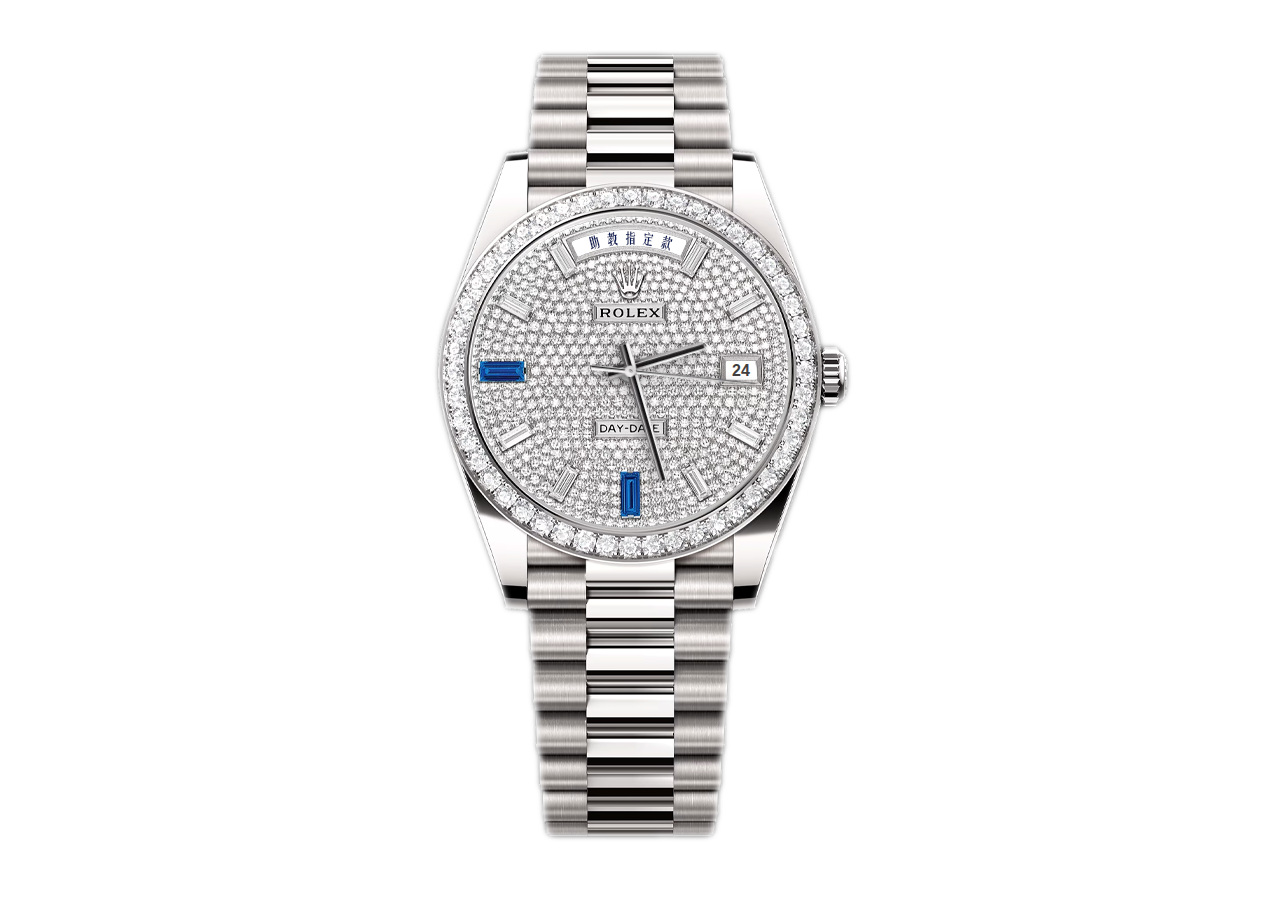
<file: JS30/02/Rolax.html>
<!DOCTYPE html>
<html lang="en">

<head>
    <meta charset="UTF-8">
    <meta name="viewport" content="width=device-width, initial-scale=1.0">
    <title>文聖大大請簽收！</title>
    <style>
        * {
            margin: 0;
            padding: 0;
            box-sizing: border-box;
        }

        body {
            width: 100%;
            height: 100dvh;
            display: flex;
            justify-content: center;
            align-items: center;
        }

        .container {
            width: 100%;
            height: 100%;
            display: flex;
            justify-content: center;
            align-items: center;
        }

        .rolax {
            position: relative;
            width: 540px;
            height: 800px;
        }

        .rolax img {
            min-width: 540px;
            min-height: 800px;
        }

        .circle {
            position: relative;
            position: absolute;
            top: 166px;
            left: 98px;
            min-width: 320px;
            min-height: 320px;
        }

        .clock {
            position: relative;
            position: absolute;
            width: 100%;
            height: 100%;
            top: 0;
            left: 0;
            border-radius: 50%;
        }

        .hand {
            position: absolute;
            -webkit-filter: drop-shadow(3px 3px 6px rgba(20, 20, 20, 0.4));
            filter: drop-shadow(3px 3px 6px rgba(20, 20, 20, 0.4));

        }

        .hour-hand {
            background-image: url(./hour.png);
            background-size: cover;
            width: 14px;
            height: 100px;
            top: 24%;
            left: 158px;
            transform: translateY(-50%) rotate(0deg);
            transform-origin: center 74px;
            z-index: 1;
        }

        .min-hand {
            background-image: url(./min.png);
            background-size: cover;
            width: 12px;
            height: 142px;
            top: 14%;
            left: 158px;
            transform: translateY(-50%) rotate(0deg);
            transform-origin: center 112px;
            z-index: 2;
        }

        .second-hand {
            background-image: url(./second.png);
            background-size: cover;
            width: 12px;
            height: 166px;
            top: 9%;
            left: 157px;
            transform: translateY(-50%) rotate(0deg);
            transform-origin: center 126px;
            z-index: 3;

        }

        .date {
            position: absolute;
            top: 48.5%;
            right: 32px;
            transform: translateY(-50%);
            width: 30px;
            height: 20px;
            color: #423e3f;
            line-height: 20px;
            font-weight: bold;
            text-align: center;
            font-family: Verdana, Geneva, Tahoma, sans-serif;
        }
    </style>
</head>

<body>
    <div class="container">
        <div class="rolax">
            <img src="./day-date.png" alt="">
            <div class="circle">
                <div class="clock">
                    <div class="hand hour-hand"></div>
                    <div class="hand min-hand"></div>
                    <div class="hand second-hand"></div>
                    <div class="date"></div>
                </div>

            </div>
        </div>
    </div>
    <script>
        function go() {
            let newDate = new Date();
            let days = newDate.getDate();
            let hour = newDate.getHours();
            let mins = newDate.getMinutes();
            let sec = newDate.getSeconds();

            let hh = document.querySelector('.hour-hand');
            let mm = document.querySelector('.min-hand');
            let ss = document.querySelector('.second-hand');
            let date = document.querySelector('.date');

            let hhgo = ((hour % 12) * 30) + (mins * 0.5);
            let mmgo = (mins * 6) + (sec * 0.1);
            let ssgo = (sec * 6);

            hh.style.transform = `rotate(${hhgo}deg)`;
            mm.style.transform = `rotate(${mmgo}deg)`;
            ss.style.transform = `rotate(${ssgo}deg)`;
            date.textContent = days;
        }
        setInterval(go, 1000);
        go();

    </script>
</body>

</html>
</file>
<file: LoginPage/style.css>
@import url(https://fonts.googleapis.com/css2?family=Noto+Sans+TC:wght@100;300;400;500;700;900&display=swap);
* {
  margin: 0;
  padding: 0;
  box-sizing: border-box;
  font-family: "Noto Sans TC", sans-serif;
}
body {
  min-width: 800px;
  min-height: 100vh;
  display: flex;
  justify-content: center;
  align-items: center;
  background: linear-gradient(0deg, #0e1c26, #2a454b, #294861) fixed;
}
.wrapper {
  position: relative;
  width: 750px;
  height: 450px;
  background: #08203e;
  border: 2px solid #30c5d2;
  box-shadow: 0 0 25px #30c5d2;
  overflow: hidden;
}
.wrapper .form-box {
  position: absolute;
  top: 0;
  width: 50%;
  height: 100%;
  display: flex;
  flex-direction: column;
  justify-content: center;
}
.wrapper .form-box.login {
  left: 0;
  padding: 0 60px 0 40px;
}
.wrapper .form-box.login .animation {
  transform: translateX(0);
  opacity: 1;
  filter: blur(0);
  transition: 0.5s ease;
  transition-delay: calc(0.1s * var(--j));
}
.wrapper.active .form-box.login .animation {
  transform: translateX(-120%);
  opacity: 0;
  filter: blur(10px);
  transition-delay: calc(0.1s * var(--i));
}
.wrapper .form-box.register {
  right: 0;
  padding: 0 40px 0 60px;
  pointer-events: none;
}
.wrapper.active .form-box.register {
  pointer-events: auto;
}
.wrapper .form-box.register .animation {
  transform: translateX(120%);
  opacity: 0;
  filter: blur(10px);
  transition: 0.5s ease;
  transition-delay: calc(0.1s * var(--j));
}
.wrapper.active .form-box.register .animation {
  transform: translateX(0%);
  opacity: 1;
  filter: blur(0);
  transition-delay: calc(0.1s * var(--i));
}
.form-box h2 {
  font-size: 32px;
  color: #ffffff;
  text-align: center;
}
.form-box .input-box {
  position: relative;
  width: 100%;
  height: 50px;
  margin: 25px 0;
}
.input-box input {
  width: 100%;
  height: 100%;
  background: transparent;
  border: none;
  outline: none;
  border-bottom: 2px solid #ffffff;
  padding-right: 23px;
  font-size: 16px;
  color: #ffffff;
  font-weight: 500;
  transition: 0.5s ease;
}
.input-box input:focus,
.input-box input:valid {
  border-bottom-color: #30c5d2;
}
.input-box label {
  position: absolute;
  top: 50%;
  left: 0;
  transform: translateY(-50%);
  font-size: 16px;
  color: #ffffff;
  pointer-events: none;
  transition: 0.5s ease;
}
.input-box input:focus ~ label,
.input-box input:valid ~ label {
  top: -5px;
  color: #30c5d2;
}
.input-box i {
  position: absolute;
  top: 50%;
  right: 0;
  transform: translateY(-50%);
  font-size: 18px;
  color: #ffffff;
  transition: 0.5s ease;
}
.input-box input:focus ~ i,
.input-box input:valid ~ i {
  color: #30c5d2;
}
.btn {
  position: relative;
  width: 100%;
  height: 45px;
  background: transparent;
  border: 2px solid #30c5d2;
  outline: none;
  border-radius: 40px;
  cursor: pointer;
  font-size: 16px;
  color: #ffffff;
  font-weight: 600;
  z-index: 1;
  overflow: hidden;
}

.btn::before {
  content: "";
  position: absolute;
  top: -100%;
  left: 0;
  width: 100%;
  height: 300%;
  background: linear-gradient(#145277, #557c93, #145277, #557c93);
  z-index: -1;
  transition: 0.3s ease;
}
.btn:hover::before {
  top: 0;
}
.form-box .logreg-link {
  font-size: 14.5px;
  color: #ffffff;
  text-align: center;
  margin: 20px 0 10px;
}
.logreg-link p a {
  color: #30c5d2;
  text-decoration: none;
  font-weight: 00;
}
.logreg-link p a:hover {
  text-decoration: underline;
}
.wrapper .info-text {
  position: absolute;
  top: 0;
  width: 50%;
  height: 100%;
  display: flex;
  flex-direction: column;
  justify-content: center;
}
.wrapper .info-text.login {
  right: 0;
  text-align: right;
  padding: 0 40px 60px 100px;
}

.wrapper .info-text.login .animation {
  transform: translateX(0);
  opacity: 1;
  filter: blur(0);
  transition: 0.5s ease;
  transition-delay: calc(0.1s * var(--j));
}
.wrapper.active .info-text.login .animation {
  transform: translateX(120%);
  opacity: 0;
  filter: blur(10px);
  transition-delay: calc(0.1s * var(--i));
}

.wrapper .info-text.register {
  left: 0;
  text-align: left;
  padding: 0px 100px 60px 40px;
  pointer-events: none;
}
.wrapper.active .info-text.register {
  pointer-events: auto;
}
.wrapper .info-text.register .animation {
  transform: translateX(-120%);
  opacity: 0;
  filter: blur(10px);
  transition: 0.5s ease;
  transition-delay: calc(0.1s * var(--j));
}
.wrapper.active .info-text.register .animation {
  transform: translateX(0);
  opacity: 1;
  filter: blur(0px);
  transition-delay: calc(0.1s * var(--i));
}
.info-text h2 {
  font-size: 40px;
  color: #ffffff;
  line-height: 1.3;
  text-transform: uppercase;
}
.info-text p {
  font-size: 18px;
  color: #ffffff;
}
.wrapper .bg-animate {
  position: absolute;
  top: -4px;
  right: 0;
  width: 850px;
  height: 600px;
  background: linear-gradient(45deg, #145277, #30c5d2);
  border-bottom: 3px solid #30c5d2;
  transform: rotate(10deg) skewY(40deg);
  transform-origin: bottom right;
  transition: 1s ease;
  transition-delay: 1.5s;
}

.wrapper.active .bg-animate {
  transform: rotate(0) skewY(0);
  transition-delay: 0.6s;
}

.wrapper .bg-animate2 {
  position: absolute;
  top: 100%;
  left: 320px;
  width: 850px;
  height: 700px;
  background: #08203e;
  border-top: 3px solid #30c5d2;
  transform: rotate(0) skewY(0);
  transform-origin: bottom left;
  transition: 1s ease;
  transition-delay: 0.5s;
}
.wrapper.active .bg-animate2 {
  transform: rotate(-15deg) skewY(-40deg);
  transition-delay: 0.8s;
}
</file>
<file: RestoEC/style.css>
@import url("https://fonts.googleapis.com/css2?family=Great+Vibes&family=Roboto:wght@100;300;400;500;700;900&display=swap");
* {
  margin: 0;
  padding: 0;
  box-sizing: border-box;
  scroll-behavior: smooth;
  list-style: none;
}
:root {
  --primary: #007d68;
  --second: #3a3a3a;
  --third: #f2f2f2;
}
body {
  background: #ffffff;
  font-family: "Roboto", sans-serif;
  width: 100%;
  min-height: 100vh;
  background-image: url("IMG/BG.png");
}
/* page container */
.page {
  position: relative;
  background: #74a68180;
  backdrop-filter: blur(20px);
  width: 100%;
  min-height: 100vh;
  margin-top: 50px;
  margin-bottom: 50px;
  padding: 0 100px;
  border-radius: 50px;
  overflow: hidden;
}
.page::before {
  content: "";
  position: absolute;
  background-image: url("IMG/food1.png");
  background-position: center;
  background-size: cover;
  width: 200px;
  height: 350px;
  right: 0;
  top: 21%;
  z-index: -1;
}
.page::after {
  content: "";
  position: absolute;
  background-image: url("IMG/food3.png");
  background-position: center;
  background-size: cover;
  width: 150px;
  height: 160px;
  left: 15%;
  bottom: 12%;
  z-index: -1;
}
/* header section */
header {
  position: absolute;
  top: 0;
  left: 0;
  width: 100%;
  display: flex;
  justify-content: space-between;
  align-items: center;
  padding: 30px 100px;
  background: transparent;
  transition: 0.5s;
  z-index: 100;
}
.logo {
  position: relative;
  font-family: "Great Vibes", cursive;
  font-size: 3rem;
  color: #000000;
  letter-spacing: 2px;
  font-weight: 800;
  text-decoration: none;
}
.cart {
  position: relative;
  background: #000000;
  box-shadow: 0 0 25px #00000033;
  padding: 15px;
  width: 50px;
  height: 50px;
  border-radius: 30% 70% 70% 30% / 30% 30% 70% 70%;
  transition: 0.3s !important;
}
.cart:hover {
  border-radius: 50%;
}
.cart i {
  font-size: 1.4rem;
  color: #ffffff;
}
.cart .number {
  position: absolute;
  right: -2px;
  bottom: 2px;
  width: 18px;
  height: 18px;
  border-radius: 50%;
  background: var(--primary);
  color: #ffffff;
  font-size: 0.7rem;
  font-weight: 500;
}
/* hero banner section */
.banner {
  position: relative;
  width: 100%;
  /* height: 100vh; */
  padding: 100px 0 20px;
  overflow: hidden;
}
/* banner navigation */
.nav {
  position: absolute;
  top: 43%;
  margin: 40px 0;
  z-index: 100;
}
.nav li {
  list-style: none;
  margin: 0 15px;
}
.nav li .nav-btn {
  position: relative;
  background: #000000;
  border: none;
  padding: 15px;
  width: 50px;
  height: 50px;
  border-radius: 30% 70% 70% 30% / 30% 30% 70% 70%;
  box-shadow: 0 0 20px 0 #00000033;
  transition: 0.3s;
  cursor: pointer;
}
.nav li .nav-btn:hover {
  border-radius: 50%;
  background: var(--primary);
}
.nav li .nav-btn i {
  font-size: 1.4rem;
  color: #ffffff;
}
.nav li .nav-btn.active {
  background: var(--primary);
}
/* banner carousel */
.banner .food-image img {
  width: 100%;
}
.banner .content h1 {
  font-family: "Great Vibes", cursive;
  color: #000000;
  font-size: 4.5rem;
  font-weight: 800;
  letter-spacing: 2px;
}
.banner .content p {
  margin-top: 100px;
}
.page-btn {
  position: relative;
  text-decoration: none;
  text-transform: uppercase;
  font-weight: 400;
  color: #ffffff;
  background: #000000;
  box-shadow: 0 0 25px 0 #00000033;
  padding: 10px 20px;
  margin-left: 20px;
  border: none;
  border-bottom-left-radius: 20px;
  border-top-right-radius: 20px;
  transition: 0.5s;
  display: inline-flex;
  gap: 10px;
  cursor: pointer;
}
.page-btn:hover {
  border: none;
  border-radius: 0;
  border-bottom-right-radius: 20px;
  border-top-left-radius: 20px;
}
/* main */
main {
  padding: 100px 0 50px 0;
}
/* first menu section */
.menu-primary {
  position: relative;
  padding: 150px 0 20px;
}
.menu-primary::before {
  content: "";
  position: absolute;
  background-image: url("IMG/food4.png");
  background-position: center;
  background-size: cover;
  width: 222px;
  height: 400px;
  left: -150px;
  top: -300px;
  z-index: -1;
  transform: rotate(45deg);
}
.card {
  position: relative;
  background: transparent;
  border: none;
}
.swiper {
  overflow-y: visible;
}
.card .item-img {
  position: absolute;
  left: 50%;
  transform: translateX(-50%);
  top: -160px;
  width: 100%;
  z-index: 100;
}
.card .item-content {
  position: relative;
  background: #ffffff80;
  backdrop-filter: blur(20px);
  border-radius: 40px;
  border: none;
  padding: 100px 20px 20px;
}
.card .item-content h4 {
  font-family: "Great Vibes", cursive;
  font-size: 2rem;
  font-weight: 500;
  margin-top: 20px;
}
.card .item-content p {
  font-size: 0.8rem;
  font-weight: 300;
}
.card .like {
  position: absolute;
  right: 20px;
  top: 32%;
  width: 28px;
  height: 28px;
  background: var(--primary);
  border-radius: 50%;
  cursor: pointer;
}
.card .like i {
  color: #ffffff;
  font-size: 1rem;
}
.card .price {
  font-size: 1.2rem;
  font-weight: 500;
  letter-spacing: 1px;
}
.item-btn {
  position: absolute;
  right: 0;
  bottom: 0;
  text-decoration: none;
  background: #000000;
  box-shadow: 0 0 20px 0 #00000033;
  padding: 15px;
  width: 50px;
  height: 50px;
  border-radius: 30% 70% 70% 30% / 30% 30% 70% 70%;
  transition: 0.3s;
  cursor: pointer;
}
.item-btn:hover {
  border-radius: 50%;
  background: var(--primary);
}
.item-btn i {
  font-size: 1.4rem;
  color: #ffffff;
  cursor: pointer;
}
.description {
  position: relative;
  transform: translateY(-15%);
}
.description h2 {
  font-family: "Great Vibes", cursive;
  font-size: 3.5rem;
  font-weight: 400;
  letter-spacing: 1px;
}
.description h4 {
  font-weight: 400;
  letter-spacing: 1px;
  text-align: end;
  margin-bottom: 20px;
}

.description p {
  font-weight: 300;
  letter-spacing: 1px;
  text-align: end;
}
/* second menu */
.menu-second {
  position: relative;
  padding: 100px 0 20px;
}
.menu-second img {
  width: 100%;
}
.menu-second .item-btn {
  right: 0;
  bottom: 80%;
}
/* third menu */
.menu-third {
  position: relative;
  padding: 100px 0 20px;
}
.menu-third::before {
  content: "";
  position: absolute;
  background-image: url("IMG/food2.png");
  background-position: center;
  background-size: cover;
  width: 200px;
  height: 200px;
  left: -10%;
  top: -5%;
  z-index: -1;
}
.booking {
  padding: 20px;
}
.booking h2 {
  font-family: "Great Vibes", cursive;
  font-size: 4rem;
}
.booking form input,
.booking form textarea {
  background: transparent;
  outline: none;
  border: 1px solid #00000080;
  border-radius: 20px;
}
.booking form input:focus,
.booking form textarea:focus {
  background: #ffffff80;
  backdrop-filter: blur(20px);
}
.booking form label {
  padding-bottom: 5px;
}
.booking form .form-group {
  margin-bottom: 10px;
}
.booking form button[type="submit"] {
  position: relative;
  text-transform: uppercase;
  font-weight: 400;
  color: #ffffff;
  background: #000000;
  box-shadow: 0 0 25px 0 #00000033;
  padding: 10px 20px;
  border: none;
  border-bottom-left-radius: 20px;
  border-top-right-radius: 20px;
  transition: 0.3s;
  margin-top: 10px;
  cursor: pointer;
}
.booking form button[type="submit"]:hover {
  border-radius: 0;
  border-bottom-right-radius: 20px;
  border-top-left-radius: 20px;
}
.card-second {
  position: relative;
  background: #ffffff80;
  backdrop-filter: blur(20px);
  border-radius: 40px;
  border: none;
  padding: 20px;
}
.card-second .item-img {
  position: relative;
  left: 50%;
  transform: translateX(-50%);
  width: 130%;
}
.card-second .login,
.card-second .menu {
  position: absolute;
  top: 15px;
}
.card-second .login {
  left: 20px;
}
.card-second .menu {
  right: 20px;
}
.card-second .login i,
.card-second .menu i {
  color: #000000;
  font-size: 1.3rem;
}
.card-second .item-content h4 {
  font-family: "Great Vibes", cursive;
  font-size: 2rem;
  font-weight: 500;
  margin-top: 10px;
  letter-spacing: 1px;
}
.card-second .item-content p {
  font-size: 0.8rem;
  font-weight: 300;
}
.card-second .like {
  position: absolute;
  top: 60%;
  right: 20px;
  width: 28px;
  height: 28px;
  background: var(--primary);
  border-radius: 50%;
  cursor: pointer;
}
.card-second .like i {
  color: #ffffff;
  font-size: 1rem;
}
.card-second .price {
  font-size: 1.2rem;
  font-weight: 500;
  letter-spacing: 1px;
}
.app-download {
  padding: 20px;
  display: flex;
  flex-direction: column;
  justify-content: center;
}
.app-download h2 {
  font-family: "Great Vibes", cursive;
  font-size: 2rem;
  font-weight: 800;
  text-align: center;
}
.app-download h4 {
  font-size: 1.2rem;
  font-weight: 400;
  text-align: center;
}
.app-download p {
  font-weight: 300;
  letter-spacing: 1px;
  text-align: center;
}
.download img {
  width: 100%;
}
.coupon {
  position: relative;
  padding: 100px 0 20px;
  border-bottom: 1px solid #000000;
}
.coupon h3 {
  font-family: "Great Vibes", cursive;
  font-size: 2.5rem;
  letter-spacing: 3px;
}
.coupon-content p {
  margin-top: 10px;
  font-size: 0.8rem;
  font-weight: 300;
  letter-spacing: 1px;
}
/* footer section */
#footer .footer-top {
  padding: 60px 0 30px 0;
  background: transparent;
}
#footer .footer-top .footer-contact {
  margin-bottom: 30px;
}
#footer .footer-top .footer-contact h3 {
  font-family: "Great Vibes", cursive;
  font-size: 3rem;
  margin: 0 0 10px 0;
  padding: 2px 0 2px 0;
  line-height: 1;
  font-weight: 600;
}
#footer .footer-top .footer-contact p {
  font-size: 0.8rem;
  line-height: 25px;
  margin-bottom: 0;
  color: var(--second);
}
#footer .footer-top h4 {
  font-size: 1rem;
  font-weight: bold;
  position: relative;
  padding-bottom: 12px;
}
#footer .footer-top .footer-links {
  margin-bottom: 30px;
}
#footer .footer-top .footer-links ul {
  padding: 0;
  margin: 0;
}
#footer .footer-top .footer-links ul i {
  padding-right: 5px;
  color: var(--second);
  font-size: 0.9rem;
  line-height: 1;
}
#footer .footer-top .footer-links ul li {
  padding: 10px 0;
  display: flex;
  align-items: center;
}
#footer .footer-top .footer-links li:first-child {
  padding-top: 0;
}
#footer .footer-top .footer-links ul a {
  text-decoration: none;
  color: var(--second);
  transition: 0.3s;
  display: inline-block;
  line-height: 1;
}
#footer .footer-top .footer-links ul a:hover {
  color: var(--primary);
}
#footer .footer-top .footer-links p {
  color: var(--second);
}
#footer .footer-top .social-links a {
  font-size: 0.9rem;
  display: inline-block;
  background: #000000;
  border-radius: 30% 70% 70% 30% / 30% 30% 70% 70%;
  box-shadow: 0 0 20px 0 #00000033;
  color: #ffffff;
  line-height: 1;
  padding: 10px;
  margin-right: 8px;
  text-decoration: none;
  text-align: center;
  width: 36px;
  height: 36px;
  transition: 0.3s;
}
#footer .footer-top .social-links a:hover {
  color: #ffffff;
  background: var(--primary);
  border-radius: 50%;
}
#footer .footer-bottom {
  padding: 30px 0;
  color: #000000;
}
#footer .copyright {
  float: left;
}
.copyright span {
  color: var(--primary);
}
#footer .credits {
  float: right;
  font-size: 0.8rem;
}
#footer .credits a {
  text-decoration: none;
  color: #000000;
  font-weight: 600;
  transition: 0.3s;
}
.back-to-top {
  position: fixed;
  visibility: hidden;
  opacity: 0;
  right: 5%;
  bottom: 5%;
  text-decoration: none;
  background: var(--primary);
  padding: 15px;
  width: 40px;
  height: 40px;
  border-radius: 30% 70% 70% 30% / 30% 30% 70% 70%;
  box-shadow: 0 0 20px 0 #00000033;
  color: #ffffff;
  transition: 0.3s;
  cursor: pointer;
}
.back-to-top.active {
  visibility: visible;
  opacity: 1;
}
.back-to-top i {
  font-size: 1.3rem;
}
.back-to-top:hover {
  border-radius: 50%;
  background: #ffffff;
  color: var(--primary);
}
/* mobie view */
@media (max-width: 768px) {
  .page {
    margin-top: 0;
    margin-bottom: 0;
    padding: 0 15px;
    border-radius: 0;
  }
  .page::after {
    left: 60%;
    bottom: 15%;
  }
  header {
    padding: 30px;
  }
  .banner {
    padding: 100px 0;
    min-height: 100vh;
  }
  .banner .row {
    display: flex;
    flex-direction: column-reverse;
  }
  .banner .content h1 {
    font-size: 3.5rem;
    font-weight: 700;
    letter-spacing: 1px;
    text-align: center;
  }
  .nav {
    top: 58%;
  }
  main {
    padding: 100px 0 50px 0;
  }
  .card img {
    width: 90%;
  }
  .card .item-img {
    top: -260px;
  }
  .menu-primary .description {
    padding-top: 30px;
  }
  .menu-second .description {
    padding-bottom: 50px;
  }
  #footer .footer-bottom {
    padding-top: 20px 0;
  }
  #footer .copyright,
  #footer .credits {
    text-align: center;
    float: none;
  }
  #footer .credits {
    padding-top: 40px;
  }
}
</file>
<file: Portfolio/style.css>
@import url(https://fonts.googleapis.com/css2?family=Noto+Sans+TC:wght@100;300;400;500;700;900&display=swap);

* {
  margin: 0;
  padding: 0;
  box-sizing: border-box;
  text-decoration: none;
  border: none;
  outline: none;
  scroll-behavior: smooth;
  font-family: "Noto Sans TC", sans-serif;
}
:root {
  --bg-color: #cce6f4;
  --second-bg-color: #e3f2fd;
  --text-color: #146c94;
  --main-color: #19a7ce;
}
html {
  font-size: 62.5%;
  overflow-x: hidden;
}
body {
  background: var(--bg-color);
  color: var(--text-color);
}
.header {
  position: fixed;
  top: 0;
  left: 0;
  width: 100%;
  padding: 2rem 9%;
  background: transparent;
  display: flex;
  justify-content: space-between;
  align-items: center;
  z-index: 100;
  transition: 0.2s;
}
.header.sticky {
  background: var(--bg-color);
}
.logo {
  position: relative;
  font-size: 2.5rem;
  color: var(--text-color);
  font-weight: 600;
}
.navbar {
  position: relative;
}
.navbar a {
  font-size: 1.7rem;
  color: var(--text-color);
  font-weight: 500;
  margin-left: 3.5rem;
  transition: 0.3s;
}
.navbar a:hover,
.navbar a.active {
  color: var(--main-color);
}
#menu-icon {
  position: relative;
  font-size: 3.6rem;
  color: var(--text-color);
  cursor: pointer;
  display: none;
}
section {
  min-height: 100vh;
  padding: 10rem 9% 2rem;
}
.home {
  display: flex;
  align-items: center;
  padding: 0 9%;
  background: url("img/home.png") no-repeat;
  background-size: cover;
  background-position: center;
}
.home-content {
  max-width: 60rem;
  z-index: 99;
}
.home-content h1 {
  font-size: 6.6rem;
  font-weight: 700;
  line-height: 1.3;
}
.home-content h1 span {
  color: var(--text-color);
}
.home-content .text-animate {
  position: relative;
  width: 32.8rem;
}
.home-content .text-animate h3 {
  font-size: 3.2rem;
  font-weight: 700;
  color: transparent;
  -webkit-text-stroke: 0.7px var(--main-color);
  background-image: linear-gradient(var(--main-color), var(--main-color));
  background-repeat: no-repeat;
  -webkit-background-clip: text;
  background-position: -33rem 0;
  animation: homeBgText 4s linear infinite;
  animation-delay: 1s;
}
.home-content .text-animate h3::before {
  content: "";
  position: absolute;
  top: 0;
  left: 0;
  width: 0;
  height: 100%;
  border-right: 2px solid var(--main-color);
  z-index: -1;
  animation: homeCursorText 4s linear infinite;
  animation-delay: 1s;
}
.home-content p {
  font-size: 1.6rem;
  margin: 2rem 0 4rem;
}
.btn-box {
  position: relative;
  display: flex;
  justify-content: space-between;
  width: 34.5rem;
  height: 5rem;
}

.btn-box .btn {
  position: relative;
  display: inline-flex;
  justify-content: center;
  align-items: center;
  width: 15rem;
  height: 100%;
  background: var(--main-color);
  border: 0.2rem solid var(--main-color);
  border-radius: 0.8rem;
  font-size: 1.8rem;
  font-weight: 600;
  letter-spacing: 0.1rem;
  color: var(--bg-color);
  z-index: 1;
  overflow: hidden;
  transition: 0.5s;
}
.btn-box .btn:hover {
  color: var(--main-color);
}
.btn-box .btn:nth-child(2) {
  background: transparent;
  color: var(--main-color);
}
.btn-box .btn:nth-child(2):hover {
  color: var(--bg-color);
}
.btn-box .btn:nth-child(2)::before {
  background: var(--main-color);
}
.btn-box .btn::before {
  content: "";
  position: absolute;
  top: 0;
  left: 0;
  width: 0%;
  height: 100%;
  background-color: var(--bg-color);
  z-index: -1;
  transition: 0.2s;
}
.btn-box .btn:hover::before {
  width: 100%;
}
.home-sci {
  position: absolute;
  bottom: 4rem;
  width: 170px;
  display: flex;
  justify-content: space-between;
}

.home-sci a {
  position: relative;
  display: inline-flex;
  justify-content: center;
  align-items: center;
  width: 40px;
  height: 40px;
  background: transparent;
  border: 0.2rem solid var(--main-color);
  border-radius: 50%;
  font-size: 20px;
  color: var(--main-color);
  z-index: 1;
  overflow: hidden;
  transition: 0.5s;
}
.home-sci a:hover {
  color: var(--bg-color);
}
.home-sci a::before {
  content: "";
  position: absolute;
  top: 0;
  left: 0;
  width: 0%;
  height: 100%;
  background: var(--main-color);
  z-index: -1;
  transition: 0.5s;
}
.home-sci a:hover::before {
  width: 100%;
}

.home-imgHover {
  position: absolute;
  top: 0;
  right: 0;
  width: 45%;
  height: 100%;
  background: transparent;
  transition: 1.5s;
}
.home-imgHover:hover {
  background: var(--bg-color);
  opacity: 0.8;
}
.about {
  display: flex;
  justify-content: center;
  align-items: center;
  flex-direction: column;
  gap: 2rem;
  background-color: var(--second-bg-color);
  padding-bottom: 6rem;
}
.heading {
  font-size: 5rem;
  margin: 4rem;
  text-align: center;
}
span {
  color: var(--main-color);
}
.about-img {
  position: relative;
  width: 25rem;
  height: 25rem;
  border-radius: 50%;
  display: flex;
  justify-content: center;
  align-items: center;
}
.about-img img {
  width: 90%;
  border-radius: 50%;
  border: 0.2rem solid var(--main-color);
}
.about-img .circle-spin {
  position: absolute;
  top: 50%;
  left: 50%;
  transform: translate(-50%, -50%) rotate(0);
  width: 100%;
  height: 100%;
  border-radius: 50%;
  border-top: 0.2rem solid var(--second-bg-color);
  border-bottom: 0.2rem solid var(--second-bg-color);
  border-left: 0.2rem solid var(--main-color);
  border-right: 0.2rem solid var(--main-color);
  animation: aboutSpinner 6s linear infinite;
}

.about-content {
  text-align: center;
}
.about-content h3 {
  font-size: 2.6rem;
}
.about-content p {
  font-size: 1.6rem;
  margin: 2rem 0 3rem;
}
.btn-box.btns {
  display: inline-block;
  width: 15rem;
}
.btn-box.btns a::before {
  background-color: var(--second-bg-color);
}

.education {
  display: flex;
  justify-content: center;
  align-items: center;
  flex-direction: column;
  padding: 5rem;
}
.education .education-row {
  display: flex;
  flex-wrap: wrap;
  gap: 3rem;
}
.education-row .education-column {
  flex: 1 1 50%;
}
.education-column .title {
  font-size: 2.5rem;
  margin: 0 0 1.5rem 2rem;
}
.education-column .education-box {
  border-left: 0.2rem solid var(--main-color);
}
.education-box .education-content {
  position: relative;
  padding-left: 2rem;
}
.education-box .education-content::before {
  content: "";
  position: absolute;
  top: 0;
  left: -1.1rem;
  width: 2rem;
  height: 2rem;
  background-color: var(--main-color);
  border-radius: 50%;
}
.education-content .content {
  position: relative;
  padding: 1.5rem;
  border: 0.2rem solid var(--main-color);
  border-radius: 0.6rem;
  margin-bottom: 2rem;
}
.education-content .content::before {
  content: "";
  position: absolute;
  top: 0;
  left: 0;
  width: 0%;
  height: 100%;
  background: var(--second-bg-color);
  z-index: -1;
  transition: 0.3s;
}
.education-content .content:hover::before {
  width: 100%;
}
.education-content .content .year {
  font-size: 1.5rem;
  color: var(--main-color);
  padding-bottom: 0.5rem;
}
.education-content .year i {
  padding-right: 0.5rem;
}
.education-content .content h3 {
  font-size: 2rem;
}
.education-content .content p {
  font-size: 1.6rem;
  padding-top: 0.5rem;
}
.skills {
  padding-bottom: 7rem;
  background-color: var(--second-bg-color);
}
.skills .skills-row {
  display: flex;
  flex-wrap: wrap;
  gap: 5rem;
}
.skills-row .skills-column {
  flex: 1 1 40rem;
}
.skills-column .title {
  font-size: 2.5rem;
  margin: 0 0 1.5rem;
}
.skills-box .skills-content {
  position: relative;
  border: 0.2rem solid var(--main-color);
  border-radius: 0.6rem;
  padding: 0.5rem 1.5rem;
  z-index: 1;
  overflow: hidden;
}
.skills-box .skills-content::before {
  content: "";
  position: absolute;
  top: 0;
  left: 0;
  width: 0%;
  height: 100%;
  background-color: var(--bg-color);
  z-index: -1;
  transition: 0.2s;
}
.skills-box .skills-content:hover::before {
  width: 100%;
}
.skills-content .progress {
  padding: 1rem 0;
}
.skills-content .progress h3 {
  font-size: 1.7rem;
  display: flex;
  justify-content: space-between;
}
.skills-content .progress h3 span {
  color: var(--text-color);
}
.skills-content .progress .bar {
  height: 2.5rem;
  border-radius: 0.6rem;
  border: 0.2rem solid var(--main-color);
  padding: 0.3rem;
  margin: 1rem 0;
}
.skills-content .progress .bar span {
  display: block;
  height: 100%;
  border-radius: 0.3rem;
  background-color: var(--main-color);
}
.skills-column:nth-child(1) .skills-content .progress:nth-child(1) .bar span {
  width: 65%;
}
.skills-column:nth-child(1) .skills-content .progress:nth-child(2) .bar span {
  width: 88%;
}
.skills-column:nth-child(1) .skills-content .progress:nth-child(3) .bar span {
  width: 75%;
}
.skills-column:nth-child(1) .skills-content .progress:nth-child(4) .bar span {
  width: 66%;
}
.skills-column:nth-child(1) .skills-content .progress:nth-child(5) .bar span {
  width: 83%;
}
.skills-column:nth-child(2) .skills-content .progress:nth-child(1) .bar span {
  width: 70%;
}
.skills-column:nth-child(2) .skills-content .progress:nth-child(2) .bar span {
  width: 60%;
}
.skills-column:nth-child(2) .skills-content .progress:nth-child(3) .bar span {
  width: 90%;
}
.skills-column:nth-child(2) .skills-content .progress:nth-child(4) .bar span {
  width: 85%;
}
.skills-column:nth-child(2) .skills-content .progress:nth-child(5) .bar span {
  width: 60%;
}
.contact {
  padding: 7rem;
}
.contact form {
  max-width: 70rem;
  margin: 0 auto;
  text-align: center;
}
.contact form .input-box {
  position: relative;
  display: flex;
  justify-content: space-between;
  flex-wrap: wrap;
}
.contact form .input-box .input-field {
  position: relative;
  width: 49%;
  margin: 0.8rem 0;
}
.contact form .input-box .input-field input,
.contact form .textarea-field textarea {
  width: 100%;
  height: 100%;
  padding: 1.5rem;
  font-size: 1.6rem;
  color: var(--text-color);
  background: transparent;
  border-radius: 0.6rem;
  border: 0.2rem solid var(--main-color);
}
.contact form .input-box .input-field input::placeholder,
.contact form .textarea-field textarea::placeholder {
  color: var(--text-color);
}
.contact form .focus {
  position: absolute;
  top: 0;
  left: 0;
  width: 0%;
  height: 100%;
  background: var(--second-bg-color);
  border-radius: 0.6rem;
  z-index: -1;
  transition: 0.2s ease;
}
.contact form .input-box .input-field input:focus ~ .focus,
.contact form .input-box .input-field input:valid ~ .focus,
.contact form .textarea-field textarea:focus ~ .focus {
  width: 100%;
}

.contact form .textarea-field {
  position: relative;
  margin: 0.8rem 0 2.7rem;
}
.contact form .textarea-field textarea {
  resize: none;
}
.contact form .btn-box.btns .btn {
  cursor: pointer;
}
.footer {
  display: flex;
  justify-content: space-between;
  align-items: center;
  flex-wrap: wrap;
  padding: 2rem 9%;
  background-color: var(--second-bg-color);
}
.footer-text p {
  font-size: 1.6rem;
}
.footer-iconTop a {
  position: relative;
  display: inline-block;
  justify-content: center;
  align-items: center;
  padding: 0.8rem;
  background: var(--main-color);
  border: 0.2rem solid var(--main-color);
  border-radius: 0.6rem;
  z-index: 1;
  overflow: hidden;
}
.footer-iconTop a::before {
  content: "";
  position: absolute;
  top: 0;
  left: 0;
  width: 0%;
  height: 100%;
  background: var(--second-bg-color);
  z-index: -1;
  transition: 0.2s;
}
.footer-iconTop a:hover::before {
  width: 100%;
}
.footer-iconTop a i {
  font-size: 2.4rem;
  color: var(--bg-color);
  transition: 0.2s;
}
.footer-iconTop a:hover i {
  color: var(--main-color);
}
.animate {
  position: absolute;
  top: 0;
  left: 0;
  width: 100%;
  height: 100%;
  background: var(--bg-color);
  z-index: 98;
}
.logo .animate,
.navbar .animate,
#menu-icon .animate {
  animation: showRight 0.8s ease forwards;
  animation-delay: calc(0.2s * var(--i));
}

@media (max-width: 1200px) {
  html {
    font-size: 55%;
  }
}
@media (max-width: 991px) {
  .header {
    padding: 2rem 4%;
  }
  section {
    padding: 10rem 4% 2rem;
  }
  .home {
    padding: 0 4%;
  }
  .footer {
    padding: 2rem 4%;
  }
}
@media (max-width: 768px) {
  .header {
    background: var(--bg-color);
  }
  #menu-icon {
    display: block;
  }
  .navbar {
    position: absolute;
    top: 100%;
    left: -100%;
    width: 100%;
    padding: 1rem 4%;
    background: var(--main-color);
    box-shadow: 0 0.5rem 1rem rgba(122, 161, 194, 0.25);
    z-index: 1;
    transition: 0.5s ease;
    transition-delay: 0.2s;
  }
  .navbar.active {
    left: 0;
    transition-delay: 0s;
  }
  .navbar .active-nav {
    position: absolute;
    top: 0;
    left: -100%;
    width: 100%;
    height: 100%;
    background: var(--bg-color);
    border-top: 0.1rem solid rgba(122, 161, 194, 0.25);
    z-index: -1;
    transition: 0.2s ease;
    transition-delay: 0s;
  }
  .navbar.active .active-nav {
    left: 0;
    transition-delay: 0.25s;
  }
  .navbar a {
    display: block;
    width: 20%;
    font-size: 2rem;
    margin: 3rem 0;
    transform: translateX(-20rem);
    transition: 0.2 ease;
    transition-delay: 0s;
  }
  .navbar.active a {
    transform: translateX(0);
    transition-delay: 0.25s;
  }
  .home-imgHover {
    pointer-events: none;
    background: var(--bg-color);
    opacity: 0.8;
  }
}
@media (max-width: 520px) {
  html {
    font-size: 50%;
  }
  .home-content h1 {
    display: flex;
    flex-direction: column;
  }
  .home-sci {
    width: 160px;
  }
  .home-sci a {
    width: 38px;
    height: 38px;
  }
}
@media (max-width: 462px) {
  .heading {
    display: flex;
    flex-direction: column;
    align-items: center;
  }
  .home-content h1 {
    font-size: 5.5rem;
  }
  .education {
    padding: 10rem 4% 5rem 5%;
  }
  .contact form .input-box .input-field {
    width: 100%;
  }
  .footer {
    flex-direction: column-reverse;
  }
  .footer p {
    margin-top: 2rem;
    text-align: center;
  }
}
@media (max-width: 371px) {
  .home {
    justify-content: center;
  }
  .home-content {
    display: flex;
    flex-direction: column;
    align-items: center;
    text-align: center;
  }
  .home-content h1 {
    font-size: 5rem;
  }
}
@keyframes homeBgText {
  0%,
  10%,
  100% {
    background-position: -33rem 0;
  }
  65%,
  85% {
    background-position: 0 0;
  }
}
@keyframes homeCursorText {
  0%,
  10%,
  100% {
    width: 0;
  }
  65%,
  78%,
  85% {
    width: 100%;
    opacity: 1;
  }
  75%,
  81% {
    opacity: 0;
  }
}
@keyframes aboutSpinner {
  100% {
    transform: translate(-50%, -50%) rotate(360deg);
  }
}
@keyframes showRight {
  100% {
    width: 0;
  }
}
</file>
